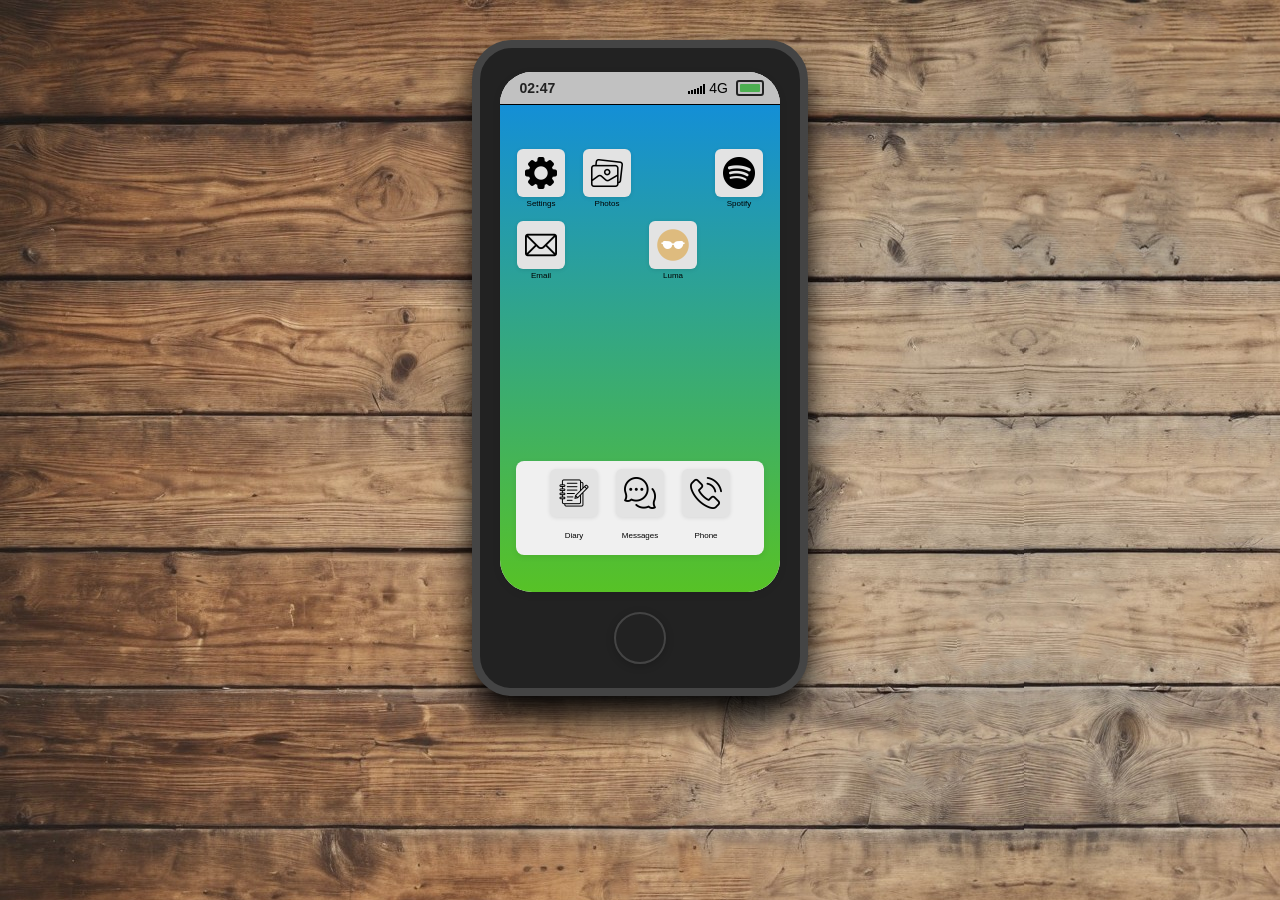
<file: index.html>
<!--

References for the assignment:

Boulanger, P. (2024). Applications of Augmented Reality - Current State of the Art. BoD – Books on Demand.

Liberati, N. (2014). Augmented reality and ubiquitous computing: the hidden potentialities of augmented reality. AI & SOCIETY, 31(1), 17–28. https://doi.org/10.1007/s00146-014-0543-x

Pangilinan, E., Lukas, S., & Mohan, V. (2019). Creating augmented and virtual realities : theory and practice for next-generation spatial computing. O’Reilly Media, Inc.

Siriborvornratanakul, T. (2019). Through the Realities of Augmented Reality. HCI International 2019 – Late Breaking Papers, 253–264. https://doi.org/10.1007/978-3-030-30033-3_20

YAO Yu-xin. (2023). Research on the Space Construction of the Novel Ready Player One. Journal of Literature and Art Studies, 13(3). https://doi.org/10.17265/2159-5836/2023.03.006

-->


<html>

<head>
    <meta charset="UTF-8" name="viewport" content="width=device-width, initial-scale=1.0">

    <title>Assignment 3 Z5588435</title>
    <link rel="stylesheet" type="text/css" href="style.css">
    <script src="java.js" defer></script>
</head>

<body class="web-bg">
<div class="phone-container roboto-font">
    <div class="phone">
        <div class="phone-screen">
            <div class="phone-status-bar">
                <span class="time"></span> 
                <span class="signal"><img src="images/signalbar.png"></span>
                <span class="signal4g">4G</span>
                <span class="battery"></span></span>
            </div>

<!--START OF PHONE SCREEN-->
            <div class="phone-content" style="padding: 32px 16px;">
                <div class="app-grid">
                    <!-- 4 rows, 4 columns each -->
                    <!-- Rows 1-3 -->
                    <!-- ROW ONE -->
                    <div class="app-row">
                        <a href="apps/settings.html"><div class="app"><img style=z-index:10; src="/images/settings.png"></div></a>
                        <a href="apps/photos.html"><div class="app"><img style=z-index:10; src="/images/photos.png"></div></a>
                        <div class="app-empty"></div>
                        <a href="apps/spotify.html"><div class="app"><img style=z-index:10; src="/images/spotify.png"></div></a>
                    </div>

                    <div class="text-row">
                        <div class="text">Settings</div>
                        <div class="text">Photos</div>
                        <div class="text"></div>
                        <div class="text">Spotify</div>
                    </div>

                    <!-- ROW TWO -->                    
                    <div class="app-row">
                        <a href="apps/email.html"><div class="app"><img style=z-index:10; src="images/email.png"></div></a>
                        <div class="app-empty"></div>
                        <a href="apps/luma.html"><div class="app"><img style=z-index:10; src="images/luma.png"></div></a>
                        <div class="app-empty"></div>
                    </div>

                    <div class="text-row">
                        <div class="text">Email</div>
                        <div class="text"></div>
                        <div class="text">Luma</div>
                        <div class="text"></div>
                    </div>

                    <!-- ROW THREE-->
                    <div class="app-row">
                        <div class="app-empty"></div>
                        <div class="app-empty"></div>
                        <div class="app-empty"></div>
                        <div class="app-empty"></div>
                    </div>

                    <div class="text-row">
                        <div class="text"></div>
                        <div class="text"></div>
                        <div class="text"></div>
                        <div class="text"></div>
                    </div>

                    <br><br><br><br><br> <!--just to add additional margin to bottom-->

                    <!-- Fourth row with different background -->
                    <div class="app-row-bottom">
                        <div class="app-row">
                            <a href="apps/diary.html"><div class="app"><img style=z-index:10; src="images/diary.png"></div></a>
                            <a href="apps/messages.html"><div class="app"><img style=z-index:10; src="images/messages.png"></div></a>
                            <a href="apps/phone.html"><div class="app"><img style=z-index:10; src="images/phone.png"></div></a>
                        </div>
                        <br>
                        <div class="text-row">
                            <div class="text">Diary</div>
                            <div class="text">Messages</div>
                            <div class="text">Phone</div>
                        </div>
                    </div>


                </div>
            </div>
        </div>
            <!--END OF PHONE SCREEN-->
        
        <a href="index.html"><div class="phone-home-button"></div></a>
    </div>
</div>
</body>

</html>
</file>
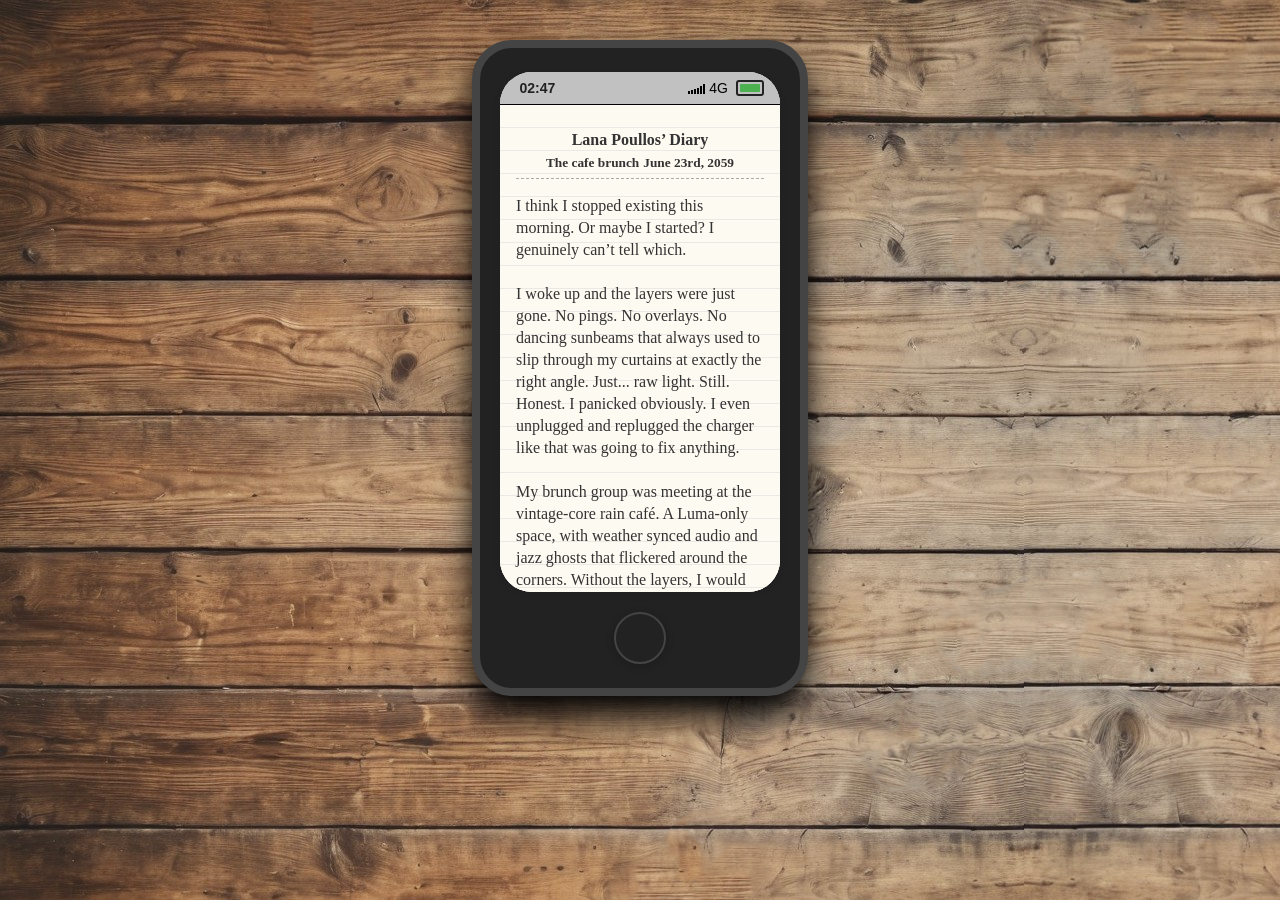
<file: apps/diary.html>
<html>

<head>
    <meta charset="UTF-8" name="viewport" content="width=device-width, initial-scale=1.0">

    <title>Settings</title>
    <link rel="stylesheet" type="text/css" href="/style.css">
    <script src="/java.js" defer></script>
</head>

<body class="web-bg">
<div class="phone-container roboto-font">
    <div class="phone">
        <div class="phone-screen">
            <div class="phone-status-bar">
                <span class="time"></span> 
                <span class="signal"><img src="/images/signalbar.png"></span>
                <span class="signal4g">4G</span>
                <span class="battery"></span></span>
            </div>
            <!--START OF PHONE SCREEN-->
            <div class="phone-content diary-page">
                <div class="diary-header">
                    Lana Poullos’ Diary<br>
                    <small>The cafe brunch</small>
                    <small>June 23rd, 2059</small>
                </div>
                <div class="diary-lines">
                    <p>I think I stopped existing this morning. Or maybe I started? I genuinely can’t tell which.</p>

                    <p>I woke up and the layers were just gone. No pings. No overlays. No dancing sunbeams that always used to slip through my curtains at exactly the right angle. Just... raw light. Still. Honest. I panicked obviously. I even unplugged and replugged the charger like that was going to fix anything.</p>

                    <p>My brunch group was meeting at the vintage-core rain café. A Luma-only space, with weather synced audio and jazz ghosts that flickered around the corners. Without the layers, I would look like a glitch, or even worse… A sympathiser. So I faked it.</p>

                    <p>I walked through the streets, smiling at blanks walls, waving at empty air trying her hardest to mimic the animations and soundscapes she had always known. At the café, I think I laughed a second too late. Maybe I stared abit too hard. Described an “aesthetic fog” until one of my friends asked which filter I was running. “That’s weird, I can’t see any fog?”</p>

                    <p>My heart almost leapt out of my chest. Sheepishly I waved it off as an older layer. “I am using Vintageloop-6” and my heart was veritably thumping as I bluffed my way through the meal. From the looks on my friends faces and the quick scribble into what I can only assume was a notes app they bought it.</p>

                    <p>-L</p>

                    <div class="diary-header">
                        <small>I work for the glasses. And I left them on my dresser?</small>
                        <small>June 24th, 2059</small>
                    </div>
                    <div class="diary-lines">
                        <p>Today, I did the impossible. I went to work for Luma. Without Luma...</p>

                        <p>The irony isn’t lost on me. I sat in that sterilised glass box and stared at screens filled with filtered visions while I wore none. I nodded at colleagues who couldn’t even see the real me beneath their lenses.</p>

                        <p>But no one noticed. Not really. Maddison asked if I was feeling "low-poly" or whatever that means but ohter than that? Nothing.</p>

                        <p>I walked home past a mural I’d never seen before. Like it was actually painted. Not projected. Tucked into an alley that no body ever dares enter. It had a girl who was crouched with her hands on her knees, eyes blacked out with bold strokes, and the words “WE SEE IN THE DARK” above.</p>

                        <p>I stopped and something cracked in me.</p>

                        <p>I feel like an imposter. I sell the dream and sleep without it.</p>

                        <p>And yet… I think I laughed today. Not a sync-laugh. A real laugh. An. Actual. Laugh. It sounded too loud. It echoed. It was ugly and awkward and mine.</p>

                        <p>I think I want more of that?</p>
                        
                        <p>Even if it means becoming invisible to the world I helped build.</p>
                        <p>-L</p>
                    </div>
                    <div class="diary-header">
                        <small>I found them.</small>
                        <small>June 25th, 2059</small>
                    </div>
                    <div class="diary-lines">
                        <p>I clicked a link I wasn’t meant to click.</p>

                        <p>Buried inside an old thread buried by some ex-layer fashion account. A weird symbol. No title. Just a line of text:</p>
                        
                        <h4>“If your eyes ache, it’s because they remember how to see.”</h4>
                        
                        <p>I followed it. Tunnel after tunnel. Proxy IDs. Glitchy sites dressed up like broken marketplaces from the 2020s.</p>
                        
                        <p>And then I found them.</p>
                        
                        <p>Not just rumours on niche forums. Real people. Real networked people. They call themselves the Brightlight.</p>
                        
                        <p>It’s not a cult.. I don’t think... it’s more like a refuge? They trade in raw vision. Broadcast actual footage of streets layered only with shadow and time. There was a clip of a boy watching birds. Actual birds. No wings made of light. Just feathers. Clumsy.. and <b></b>eautiful.</p>
                        
                        <p>They even have meetups, not online. Offline. No digital traces. You get a message one hour before, and you show up or you don’t. No digital hand-holding. No synced vibes. Just weather. Just breath. Just... presence?</p>
                        
                        <p>Someone on the forum called me a “Half-Light.” Said I’m not gone enough to be free, but not layered enough to be blind. They weren’t wrong.</p>
                        
                        <p>I’m scared. But not of them. I’m scared of what I might become without Luma.</p>
                    
                        <p>And even more scared of what I might become with it.</p>
                        
                        <p>Tomorrow I think I will reply to the forum.</p>
                        
                        <p>I think I’ve started falling out of sync.</p>

                        <p>-L</p>
                    </div>
                </div>
            </div>
            <!--END OF PHONE SCREEN-->
        </div>
        <a href="/index.html"><div class="phone-home-button"></div></a>
    </div>
</div>
</body>

</html>
</file>
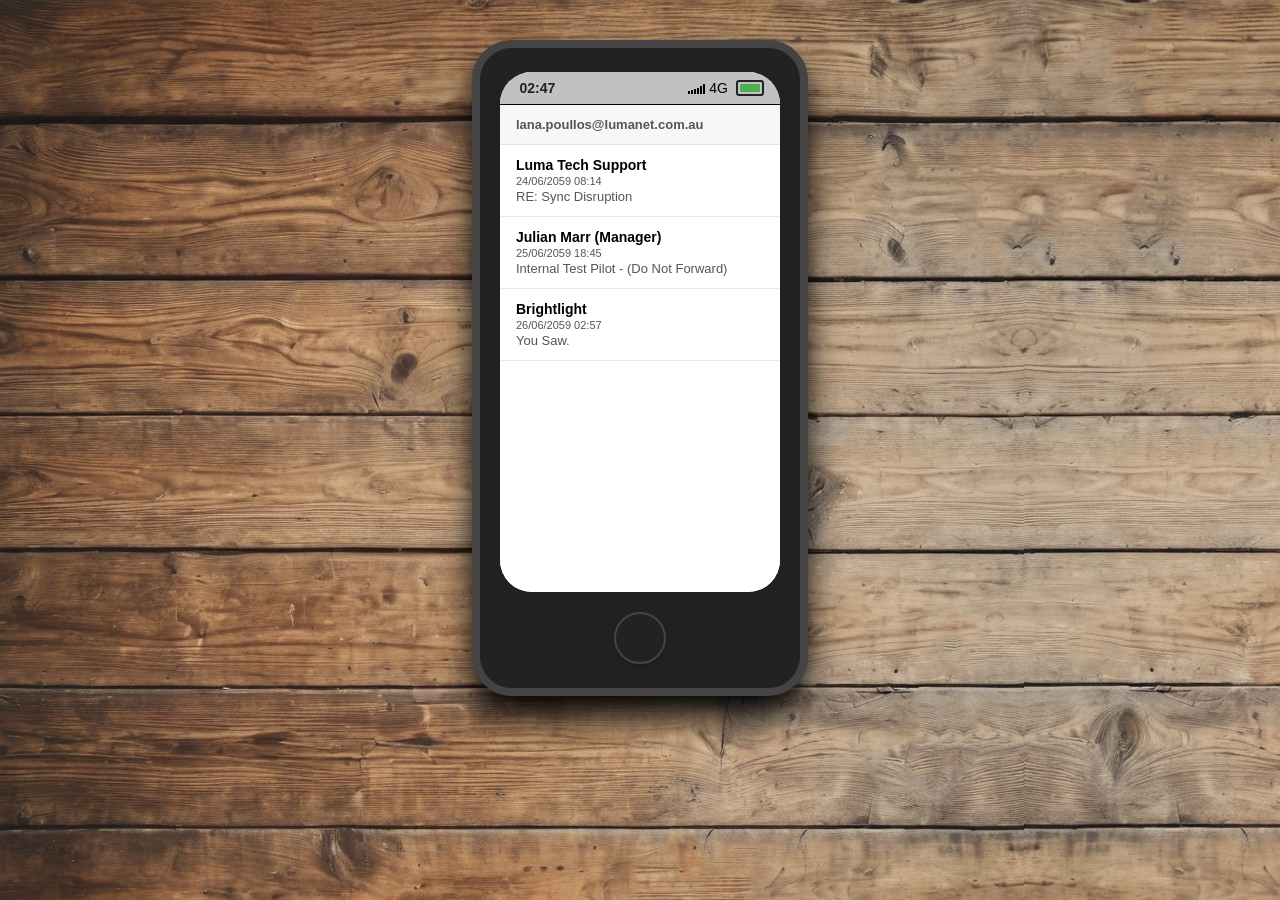
<file: apps/email.html>
<html>

<head>
    <meta charset="UTF-8" name="viewport" content="width=device-width, initial-scale=1.0">

    <title>Settings</title>
    <link rel="stylesheet" type="text/css" href="/style.css">
    <script src="/java.js" defer></script>
</head>

<body class="web-bg">
<div class="phone-container roboto-font">
    <div class="phone">
        <div class="phone-screen">
            <div class="phone-status-bar">
                <span class="time"></span> 
                <span class="signal"><img src="/images/signalbar.png"></span>
                <span class="signal4g">4G</span>
                <span class="battery"></span></span>
            </div>
            <!--START OF PHONE SCREEN-->
            <div class="phone-content email-app">
                <div class="email-header">
                    <div class="email-address">lana.poullos@lumanet.com.au</div>
                </div>
                <div class="email-list">
                    <a class="email-item" href="emails/email1.html">
                        <div class="email-sender">Luma Tech Support</div>
                        <div class="email-date-time">24/06/2059 08:14</div>
                        <div class="email-subject">RE: Sync Disruption</div>
                    </a>
                    <a class="email-item" href="emails/email2.html">
                        <div class="email-sender">Julian Marr (Manager)</div>
                        <div class="email-date-time">25/06/2059 18:45</div>
                        <div class="email-subject">Internal Test Pilot - (Do Not Forward)</div>
                    </a>
                    <a class="email-item" href="emails/email3.html">
                        <div class="email-sender">Brightlight</div>
                        <div class="email-date-time">26/06/2059 02:57</div>
                        <div class="email-subject">You Saw.</div>
                    </a>
                </div>
            </div>
            <!--END OF PHONE SCREEN-->
        </div>
        <a href="/index.html"><div class="phone-home-button"></div></a>
    </div>
</div>
</body>

</html>
</file>
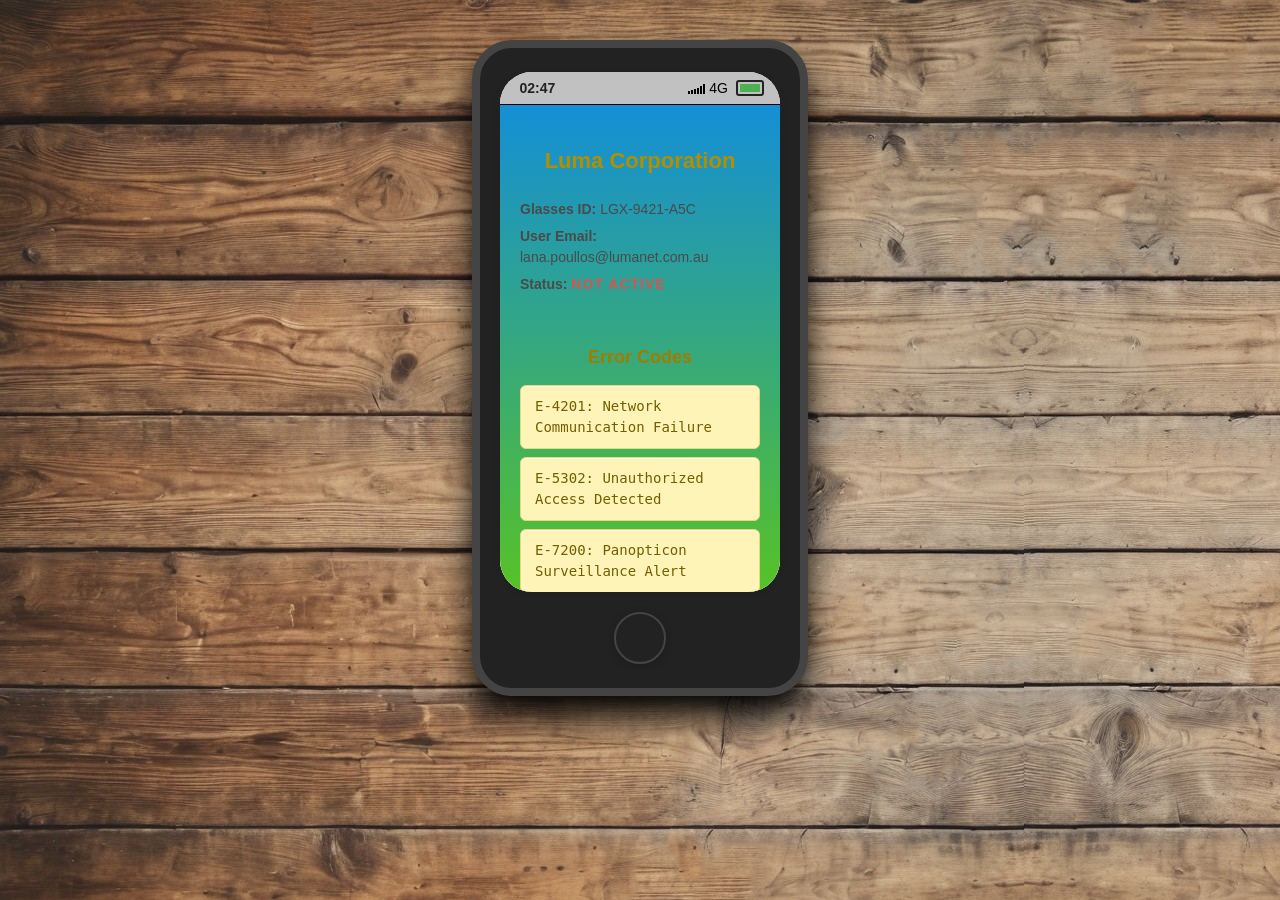
<file: apps/luma.html>
<html>

<head>
    <meta charset="UTF-8" name="viewport" content="width=device-width, initial-scale=1.0">

    <title>Settings</title>
    <link rel="stylesheet" type="text/css" href="/style.css">
    <script src="/java.js" defer></script>
</head>

<body class="web-bg">
<div class="phone-container roboto-font">
    <div class="phone">
        <div class="phone-screen">
            <div class="phone-status-bar">
                <span class="time"></span> 
                <span class="signal"><img src="/images/signalbar.png"></span>
                <span class="signal4g">4G</span>
                <span class="battery"></span></span>
            </div>
            <!--START OF PHONE SCREEN-->
            <div class="phone-content luma-status-page">
                <h1>Luma Corporation</h1>
      
                <section class="device-info">
                  <p><strong>Glasses ID:</strong> LGX-9421-A5C</p>
                  <p><strong>User Email:</strong> lana.poullos@lumanet.com.au</p>
                  <p><strong>Status:</strong> <span class="status not-active">NOT ACTIVE</span></p>
                </section>
      
                <section class="error-codes">
                  <h2>Error Codes</h2>
                  <ul>
                    <li>E-4201: Network Communication Failure</li>
                    <li>E-5302: Unauthorized Access Detected</li>
                    <li>E-7200: Panopticon Surveillance Alert</li>
                    <li>E-8811: System Clock Mismatch</li>
                    <li>E-9003: Forced Deactivation Triggered</li>
                    <li>E-1001: Hardware Authentication Failure</li>
                  </ul>
                </section>
              </div>
            <!--END OF PHONE SCREEN-->
        </div>
        <a href="/index.html"><div class="phone-home-button"></div></a>
    </div>
</div>
</body>

</html>
</file>
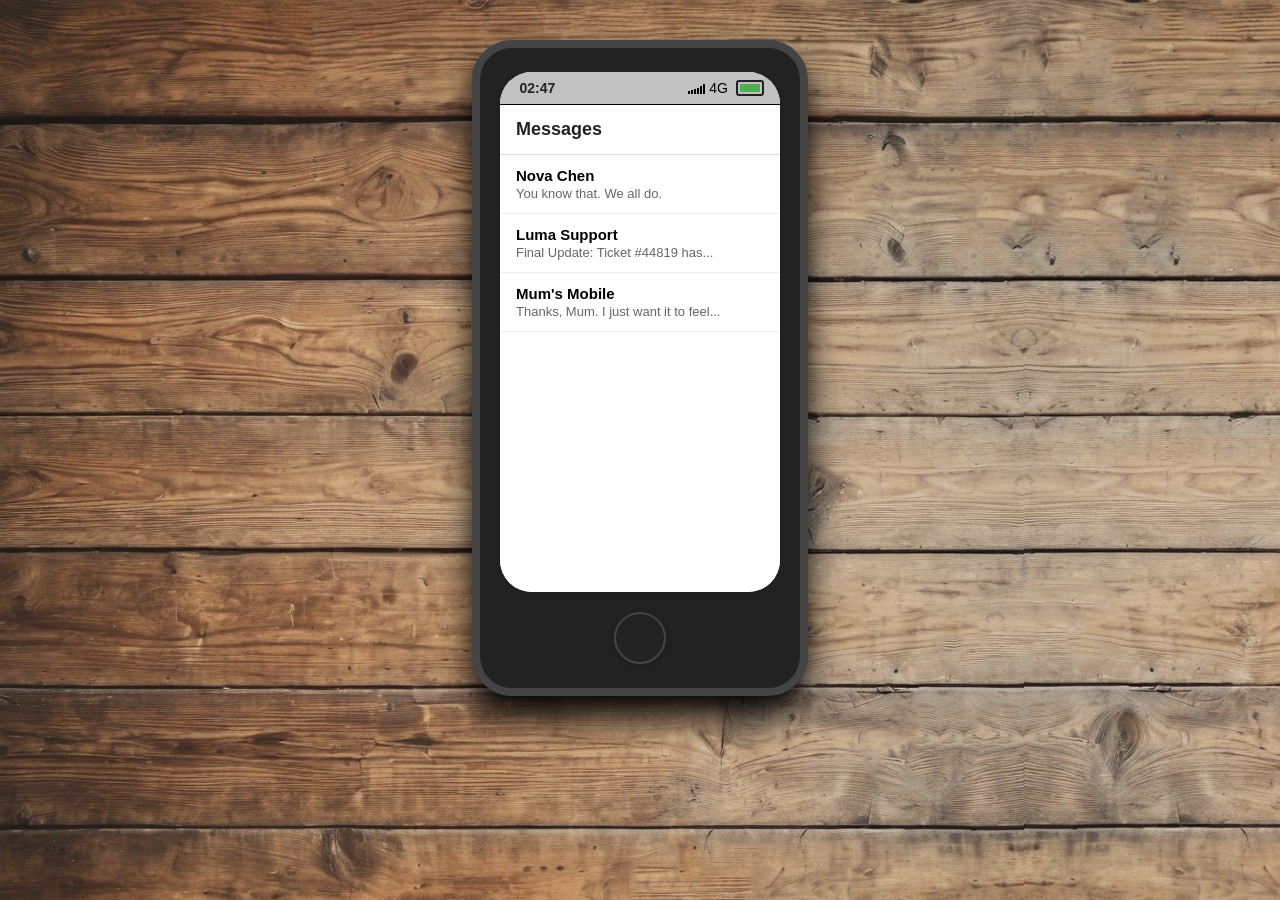
<file: apps/messages.html>
<html>

<head>
    <meta charset="UTF-8" name="viewport" content="width=device-width, initial-scale=1.0">

    <title>Settings</title>
    <link rel="stylesheet" type="text/css" href="/style.css">
    <script src="/java.js" defer></script>
</head>

<body class="web-bg">
<div class="phone-container roboto-font">
    <div class="phone">
        <div class="phone-screen">
            <div class="phone-status-bar">
                <span class="time"></span> 
                <span class="signal"><img src="/images/signalbar.png"></span>
                <span class="signal4g">4G</span>
                <span class="battery"></span></span>
            </div>
            <!--START OF PHONE SCREEN-->
            <div class="phone-content messages-list">
                <div class="messages-header">Messages</div>
      
                <a href="/apps/messages/chat1.html" class="contact-item">
                  <div class="contact-name">Nova Chen</div>
                  <div class="last-message">You know that. We all do.</div>
                </a>
      
                <a href="/apps/messages/chat2.html" class="contact-item">
                  <div class="contact-name">Luma Support</div>
                  <div class="last-message">Final Update: Ticket #44819 has...</div>
                </a>
      
                <a href="/apps/messages/chat3.html" class="contact-item">
                  <div class="contact-name">Mum's Mobile</div>
                  <div class="last-message">Thanks, Mum. I just want it to feel...</div>
                </a>
              </div>
            <!--END OF PHONE SCREEN-->
        </div>
        <a href="/index.html"><div class="phone-home-button"></div></a>
    </div>
</div>
</body>

</html>
</file>
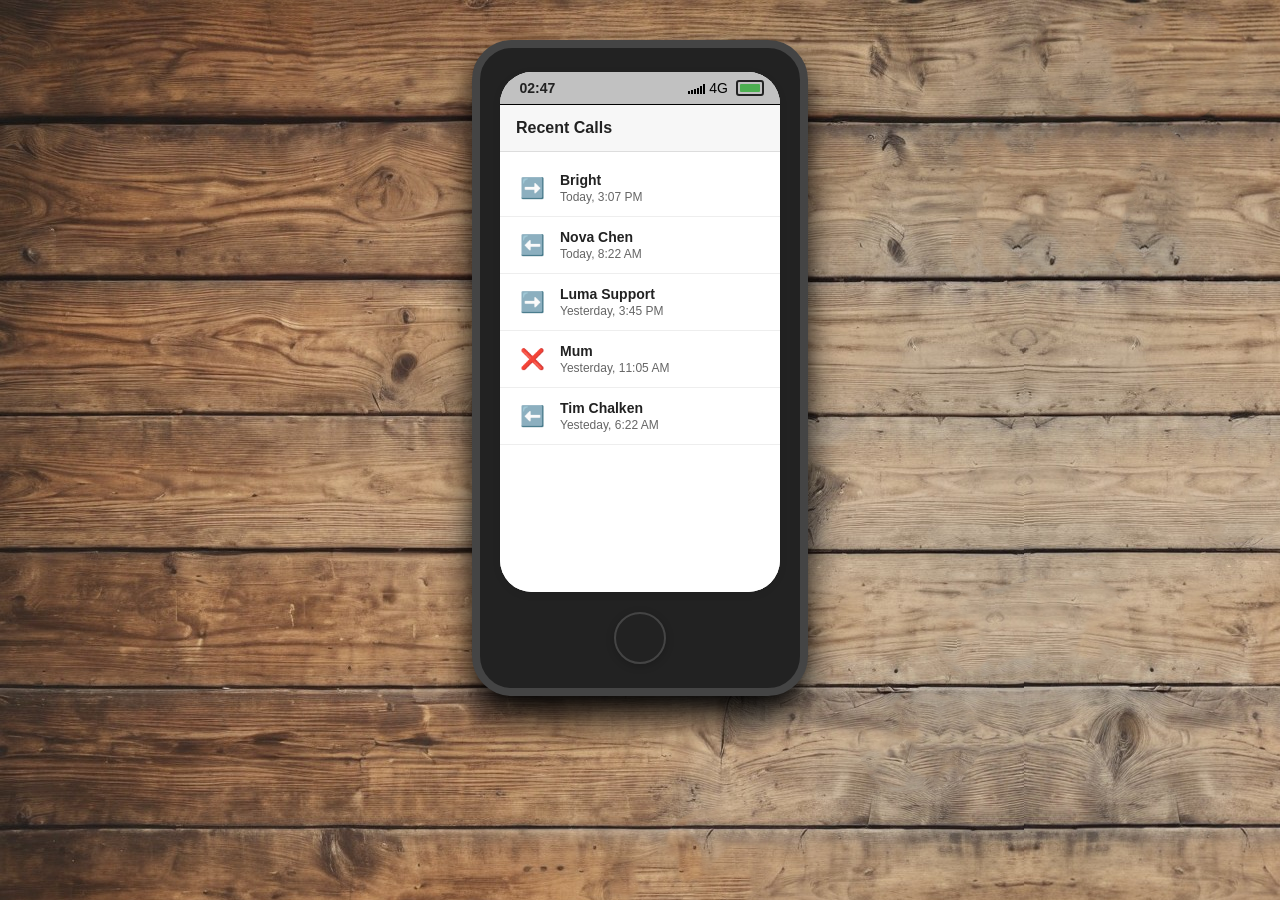
<file: apps/phone.html>
<html>

<head>
    <meta charset="UTF-8" name="viewport" content="width=device-width, initial-scale=1.0">

    <title>Settings</title>
    <link rel="stylesheet" type="text/css" href="/style.css">
    <script src="/java.js" defer></script>
</head>

<body class="web-bg">
<div class="phone-container roboto-font">
    <div class="phone">
        <div class="phone-screen">
            <div class="phone-status-bar">
                <span class="time"></span> 
                <span class="signal"><img src="/images/signalbar.png"></span>
                <span class="signal4g">4G</span>
                <span class="battery"></span></span>
            </div>
            <!--START OF PHONE SCREEN-->
            <div class="phone-content phone-app">
                <div class="phone-header">Recent Calls</div>
                <div class="call-list">
                  
                  <div class="call-item">
                    <div class="call-icon outgoing" title="Outgoing Call">➡️</div>
                    <div class="call-info">
                      <div class="call-name">Bright</div>
                      <div class="call-time">Today, 3:07 PM</div>
                    </div>
                  </div>

                  <div class="call-item">
                    <div class="call-icon incoming" title="Incoming Call">⬅️</div>
                    <div class="call-info">
                      <div class="call-name">Nova Chen</div>
                      <div class="call-time">Today, 8:22 AM</div>
                    </div>
                  </div>
      
                  <div class="call-item">
                    <div class="call-icon outgoing" title="Outgoing Call">➡️</div>
                    <div class="call-info">
                      <div class="call-name">Luma Support</div>
                      <div class="call-time">Yesterday, 3:45 PM</div>
                    </div>
                  </div>
      
                  <div class="call-item">
                    <div class="call-icon missed" title="Missed Call">❌</div>
                    <div class="call-info">
                      <div class="call-name">Mum</div>
                      <div class="call-time">Yesterday, 11:05 AM</div>
                    </div>
                  </div>
      
                  <div class="call-item">
                    <div class="call-icon incoming" title="Incoming Call">⬅️</div>
                    <div class="call-info">
                      <div class="call-name">Tim Chalken</div>
                      <div class="call-time">Yesteday, 6:22 AM</div>
                    </div>
                  </div>
      
                  
                </div>
              </div>
            <!--END OF PHONE SCREEN-->
        </div>
        <a href="/index.html"><div class="phone-home-button"></div></a>
    </div>
</div>
</body>

</html>
</file>
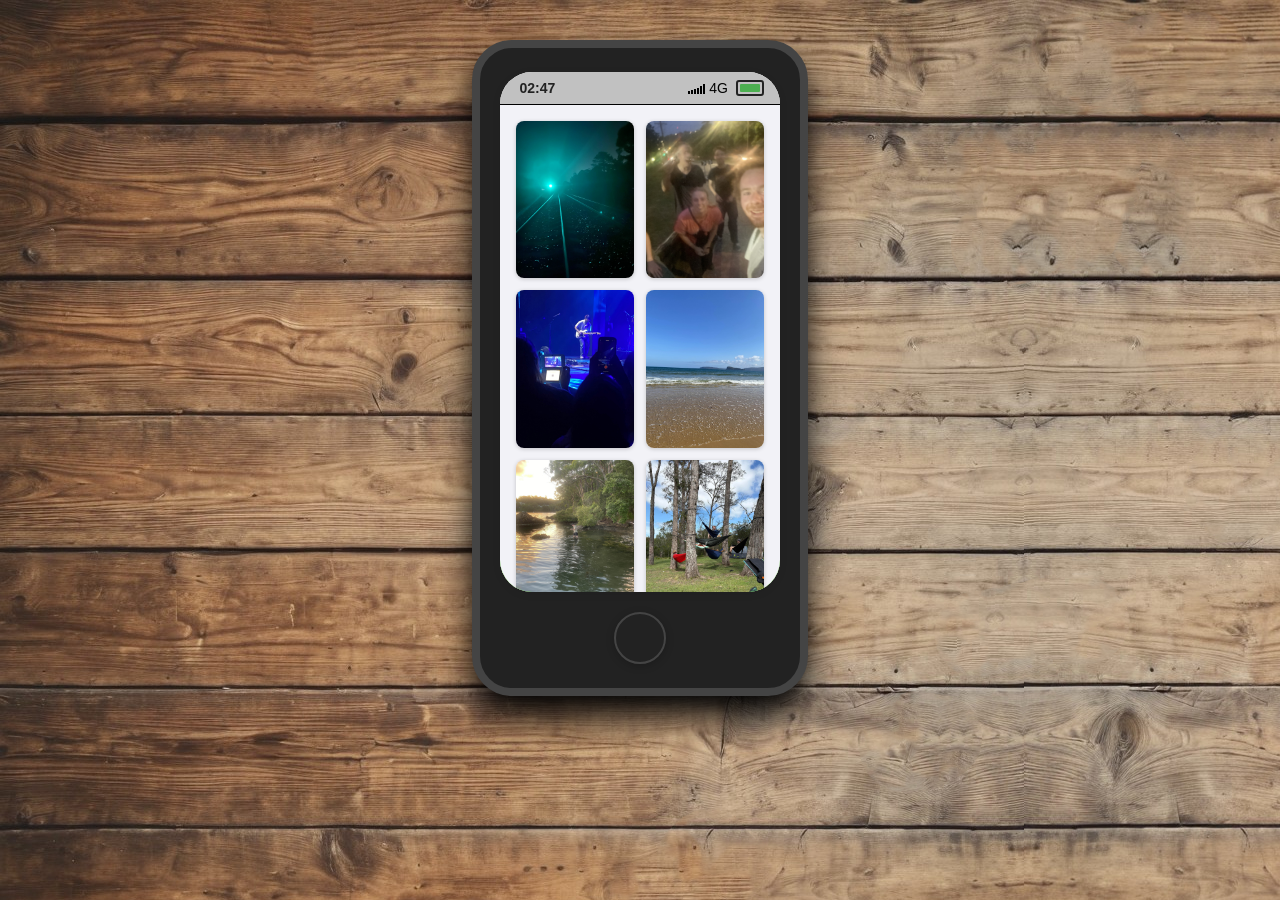
<file: apps/photos.html>
<html>

<head>
    <meta charset="UTF-8" name="viewport" content="width=device-width, initial-scale=1.0">

    <title>Settings</title>
    <link rel="stylesheet" type="text/css" href="/style.css">
    <script src="/java.js" defer></script>
</head>

<body class="web-bg">
<div class="phone-container roboto-font">
    <div class="phone">
        <div class="phone-screen">
            <div class="phone-status-bar">
                <span class="time"></span> 
                <span class="signal"><img src="/images/signalbar.png"></span>
                <span class="signal4g">4G</span>
                <span class="battery"></span></span>
            </div>
            <!--START OF PHONE SCREEN-->
                <div class="phone-content">
                    <div class="photo-album">
                        <div class="photo-grid">
                            <img src="/images/photo1.jpg" class="photo-thumb" alt="Photo 1">
                            <img src="/images/photo2.jpg" class="photo-thumb" alt="Photo 2">
                            <img src="/images/photo3.jpg" class="photo-thumb" alt="Photo 3">
                            <img src="/images/photo4.jpg" class="photo-thumb" alt="Photo 4">
                            <img src="/images/photo5.jpg" class="photo-thumb" alt="Photo 5">
                            <img src="/images/photo6.jpg" class="photo-thumb" alt="Photo 6">
                            <img src="/images/photo7.jpg" class="photo-thumb" alt="Photo 7">
                            <img src="/images/photo8.jpg" class="photo-thumb" alt="Photo 8">   
                            <img src="/images/photo9.jpg" class="photo-thumb" alt="Photo 9">   
                        </div>
                    </div>
                </div>
            <!--END OF PHONE SCREEN-->
        </div>
        <a href="/index.html"><div class="phone-home-button"></div></a>
    </div>
</div>
</body>

</html>
</file>
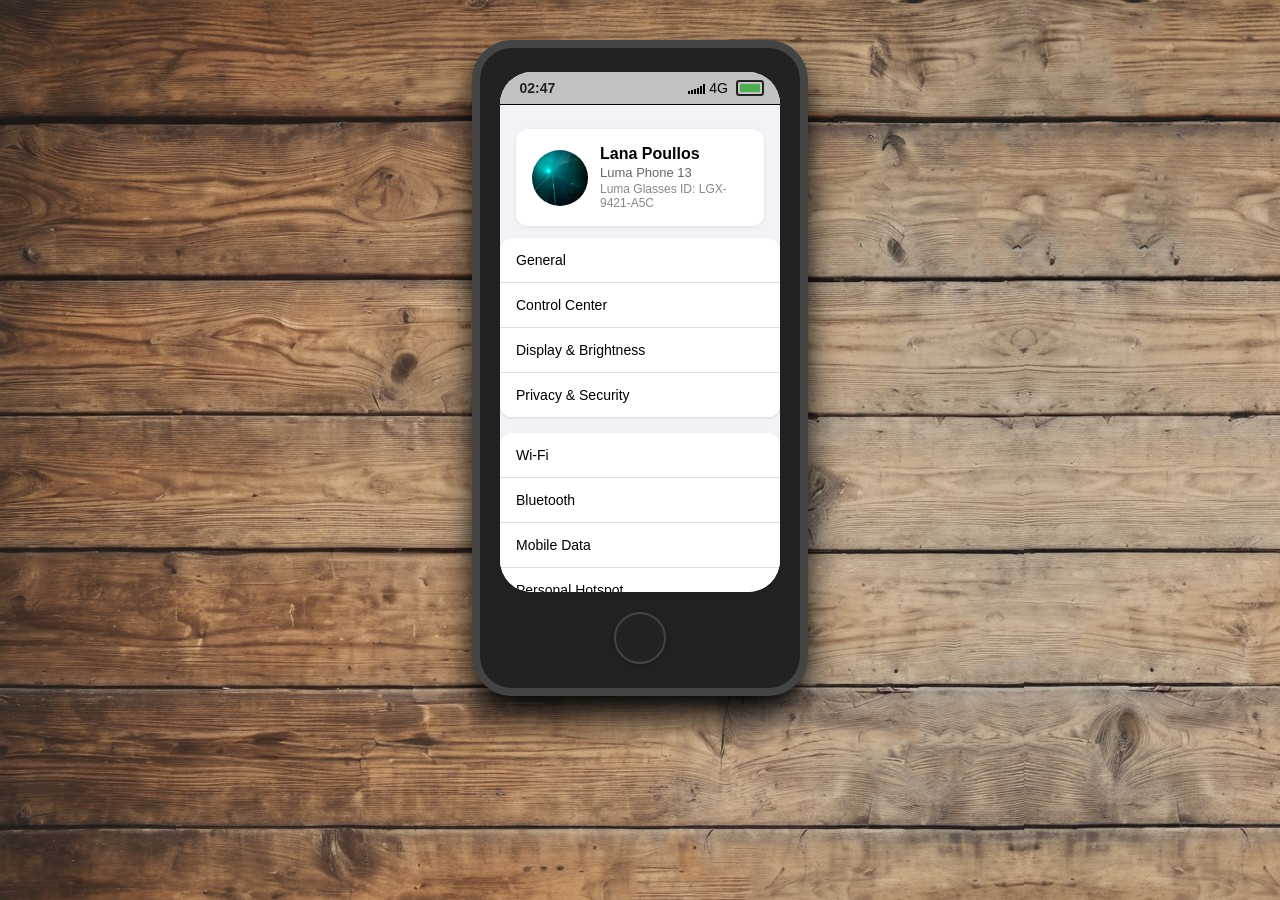
<file: apps/settings.html>
<html>

<head>
    <meta charset="UTF-8" name="viewport" content="width=device-width, initial-scale=1.0">

    <title>Settings</title>
    <link rel="stylesheet" type="text/css" href="/style.css">
    <script src="/java.js" defer></script>
</head>

<body class="web-bg">
<div class="phone-container roboto-font">
    <div class="phone">
        <div class="phone-screen">
            <div class="phone-status-bar">
                <span class="time"></span> 
                <span class="signal"><img src="/images/signalbar.png"></span>
                <span class="signal4g">4G</span>
                <span class="battery"></span></span>
            </div>
            <!--START OF PHONE SCREEN-->
                <div class="phone-content settings-content">
                   <!-- User ID Section -->
                   <div class="settings-user-header">
                    <div class="user-avatar">
                        <img src="/images/user-avatar.jpg" alt="User Avatar">
                    </div>
                    <div class="user-info">
                        <div class="user-name">Lana Poullos</div>
                        <div class="user-device">Luma Phone 13</div>
                        <div class="user-serial">Luma Glasses ID: LGX-9421-A5C</div>
                    </div>
                </div>
                   
                   <!-- Settings Content Section -->
                   <div class="settings-section">
                        <div class="settings-item">General</div>
                        <div class="settings-item">Control Center</div>
                        <div class="settings-item">Display & Brightness</div>
                        <div class="settings-item">Privacy & Security</div>
                    </div>
                   
                   <div class="settings-section">
                        <div class="settings-item">Wi-Fi</div>
                        <div class="settings-item">Bluetooth</div>
                        <div class="settings-item">Mobile Data</div>
                        <div class="settings-item">Personal Hotspot</div>
                    </div>
                    
                    <div class="settings-section">
                        <div class="settings-item">Notifications</div>
                        <div class="settings-item">Sounds & Haptics</div>
                        <div class="settings-item">Focus</div>
                        <div class="settings-item">Screen Time</div>
                    </div>


                </div>
            <!--END OF PHONE SCREEN-->
        </div>
        <a href="/index.html"><div class="phone-home-button"></div></a>
    </div>
</div>
</body>

</html>
</file>
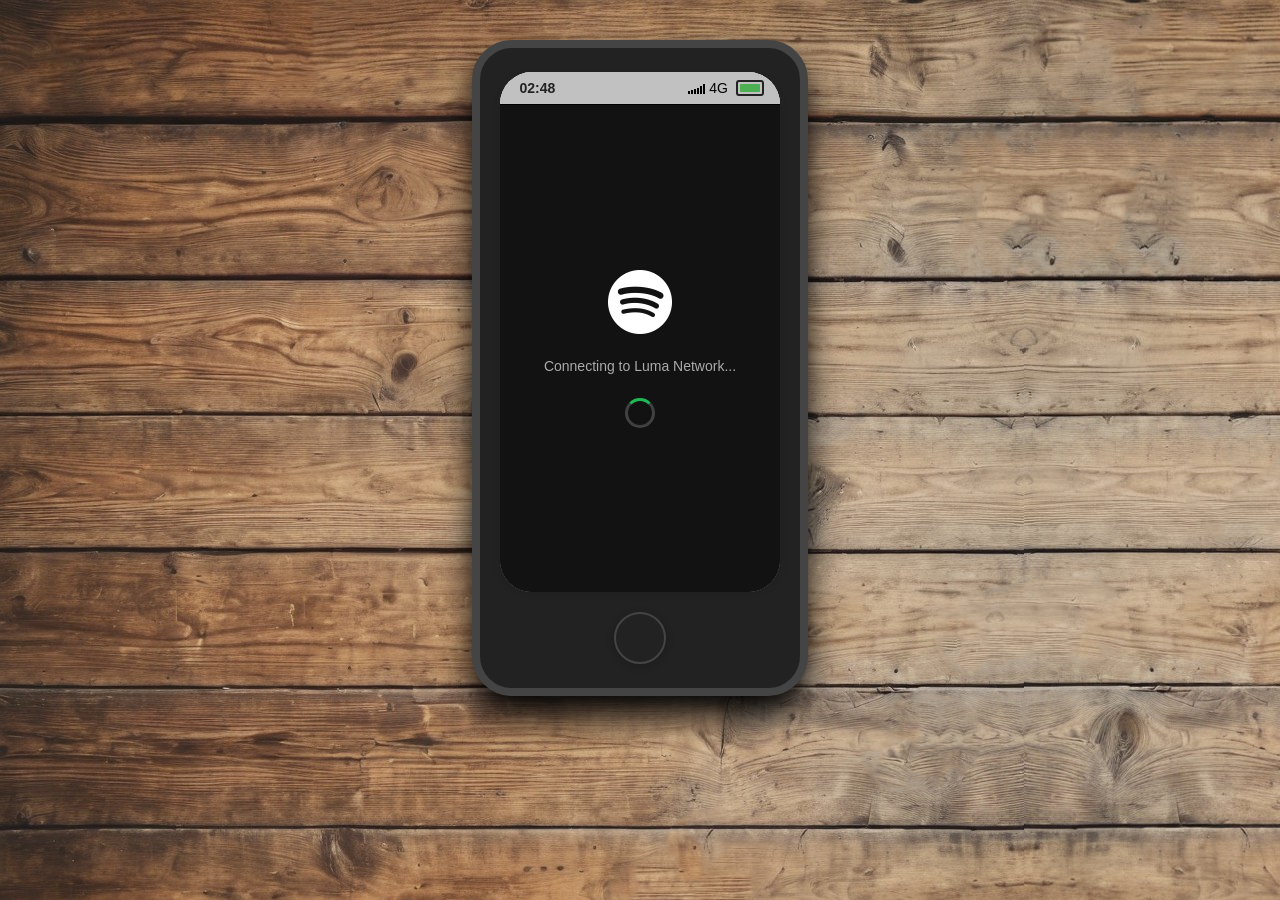
<file: apps/spotify.html>
<html>

<head>
    <meta charset="UTF-8" name="viewport" content="width=device-width, initial-scale=1.0">

    <title>Settings</title>
    <link rel="stylesheet" type="text/css" href="/style.css">
    <script src="/java.js" defer></script>
</head>

<body class="web-bg">
<div class="phone-container roboto-font">
    <div class="phone">
        <div class="phone-screen">
            <div class="phone-status-bar">
                <span class="time"></span> 
                <span class="signal"><img src="/images/signalbar.png"></span>
                <span class="signal4g">4G</span>
                <span class="battery"></span></span>
            </div>
            <!--START OF PHONE SCREEN-->
                <div class="phone-content" style="background: #000000;">
                    <div class="spotify-app">
                        <div class="spotify-logo">
                            <img src="/images/spotify.png" alt="Spotify">
                        </div>
                        <div class="loading-text" id="spotifyStatus">
                            Connecting to Luma Network...
                        </div>
                        <div class="spinner" id="spotifySpinner"></div>
                    </div>
                </div>
            <!--END OF PHONE SCREEN-->
        </div>
        <a href="/index.html"><div class="phone-home-button"></div></a>
    </div>
</div>
</body>

</html>
</file>
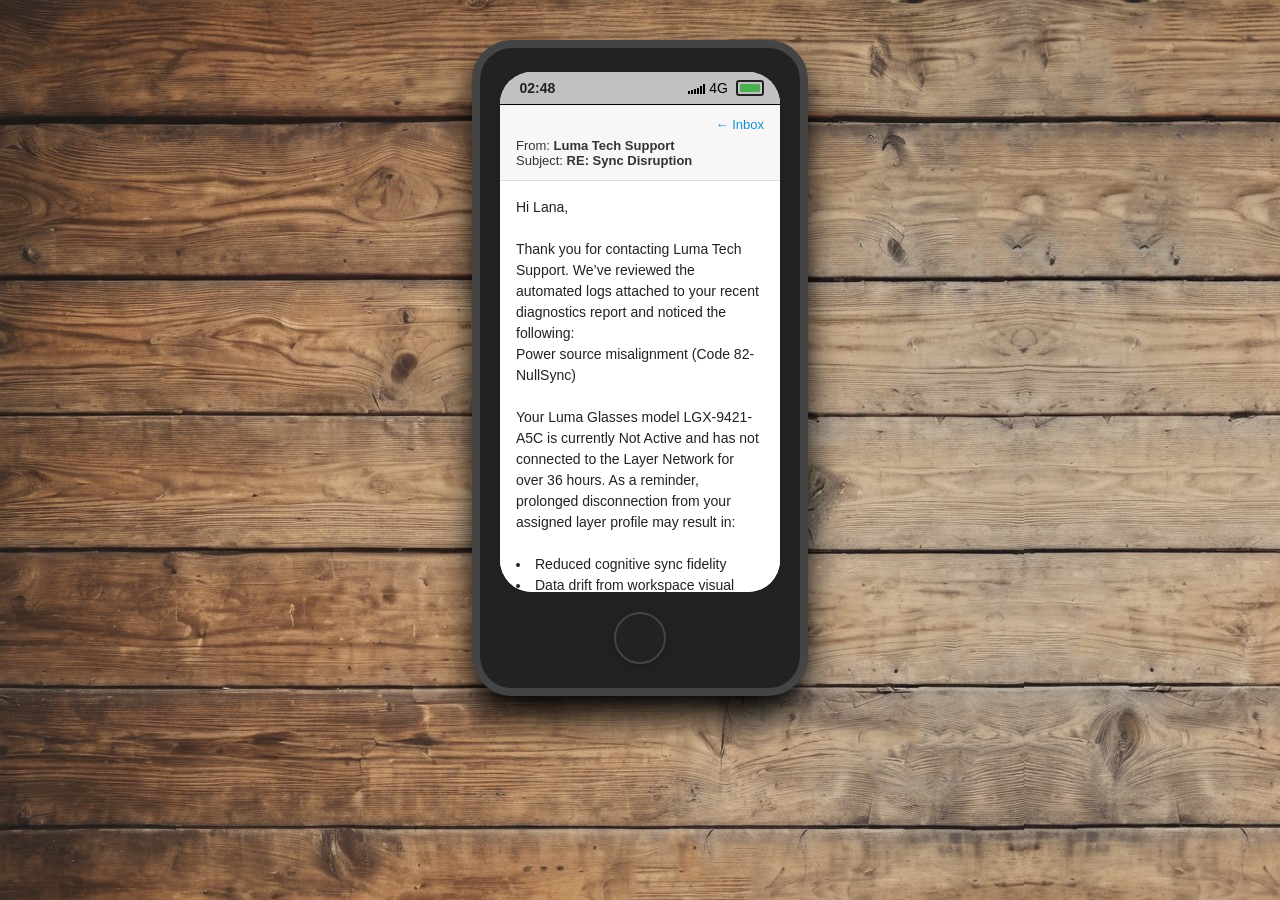
<file: apps/emails/email1.html>
<html>

<head>
    <meta charset="UTF-8" name="viewport" content="width=device-width, initial-scale=1.0">

    <title>Settings</title>
    <link rel="stylesheet" type="text/css" href="/style.css">
    <script src="/java.js" defer></script>
</head>

<body class="web-bg">
<div class="phone-container roboto-font">
    <div class="phone">
        <div class="phone-screen">
            <div class="phone-status-bar">
                <span class="time"></span> 
                <span class="signal"><img src="/images/signalbar.png"></span>
                <span class="signal4g">4G</span>
                <span class="battery"></span></span>
            </div>
            <!--START OF PHONE SCREEN-->
               <div class="phone-content email-detail">
                    <div class="email-detail-header">
                        <div class="email-back">
                            <a href="/apps/email.html">← Inbox</a>
                        </div>
                        <div class="email-info">
                            From: <strong>Luma Tech Support</strong><br>
                            Subject: <strong>RE: Sync Disruption</strong>
                        </div>
                    </div>
                    <div class="email-body">
                        Hi Lana,<br><br>
                        Thank you for contacting Luma Tech Support. We’ve reviewed the automated logs attached to your recent diagnostics report and noticed the following:
                        <br>
                        Power source misalignment (Code 82-NullSync)
                        <br>
                        <br>
                        Your Luma Glasses model LGX-9421-A5C is currently Not Active and has not connected to the Layer Network for over 36 hours. As a reminder, prolonged disconnection from your assigned layer profile may result in:
                        <br><br>
                        <list>
                        <li>Reduced cognitive sync fidelity</li>
                        <li>Data drift from workspace visual protocols</li>
                        <li>Potential breach of workplace visual presence clause (Section 4.3 Contractual Appearance Harmony)</li>
                        </list>
                        <br><br>
                        Please plug in your Luma device immediately and allow up to 45 minutes for recalibration.
                        <br><br>
                        Let us know if you’d like to schedule a manual override patch install at your local Lorel Centre.
                        <br><br>
                        Regards,<br>
                        Luma Tech Support <br> <br><br>
                    </div>
                </div>
            <!--END OF PHONE SCREEN-->
        </div>
        <a href="/index.html"><div class="phone-home-button"></div></a>
    </div>
</div>
</body>

</html>
</file>
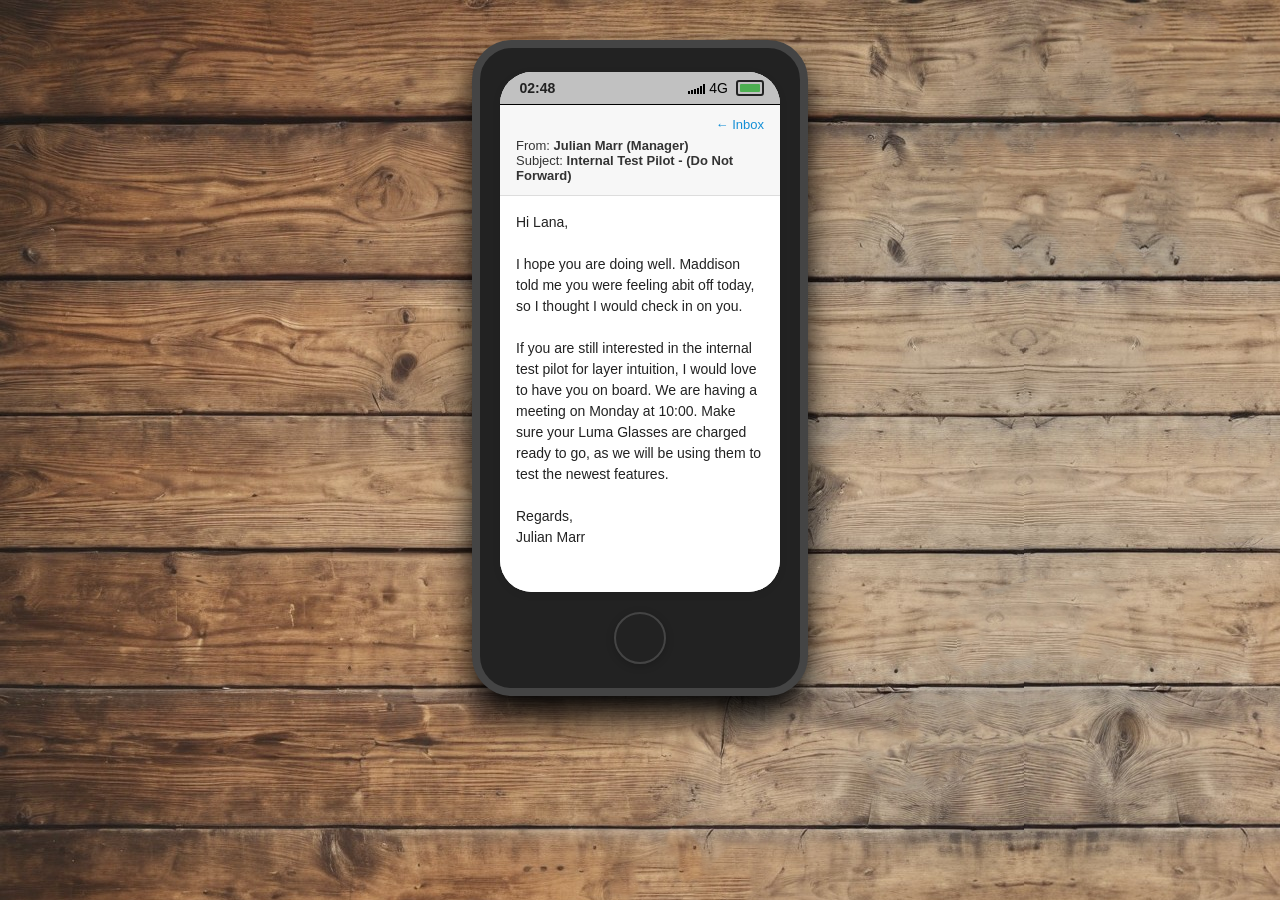
<file: apps/emails/email2.html>
<html>

<head>
    <meta charset="UTF-8" name="viewport" content="width=device-width, initial-scale=1.0">

    <title>Settings</title>
    <link rel="stylesheet" type="text/css" href="/style.css">
    <script src="/java.js" defer></script>
</head>

<body class="web-bg">
<div class="phone-container roboto-font">
    <div class="phone">
        <div class="phone-screen">
            <div class="phone-status-bar">
                <span class="time"></span> 
                <span class="signal"><img src="/images/signalbar.png"></span>
                <span class="signal4g">4G</span>
                <span class="battery"></span></span>
            </div>
            <!--START OF PHONE SCREEN-->
               <div class="phone-content email-detail">
                    <div class="email-detail-header">
                        <div class="email-back">
                            <a href="/apps/email.html">← Inbox</a>
                        </div>
                        <div class="email-info">
                            From: <strong>Julian Marr (Manager)</strong><br>
                            Subject: <strong>Internal Test Pilot - (Do Not Forward)</strong>
                        </div>
                    </div>
                    <div class="email-body">
                        Hi Lana,<br><br>
                        I hope you are doing well. Maddison told me you were feeling abit off today, so I thought I would check in on you.
                        <br><br>
                        If you are still interested in the internal test pilot for layer intuition, I would love to have you on board. We are having a meeting on Monday at 10:00. Make sure your Luma Glasses are charged ready to go, as we will be using them to test the newest features.
                        <br><br>
                        Regards,<br>
                        Julian Marr <br> <br><br>
                    </div>
                </div>
            <!--END OF PHONE SCREEN-->
        </div>
        <a href="/index.html"><div class="phone-home-button"></div></a>
    </div>
</div>
</body>

</html>
</file>
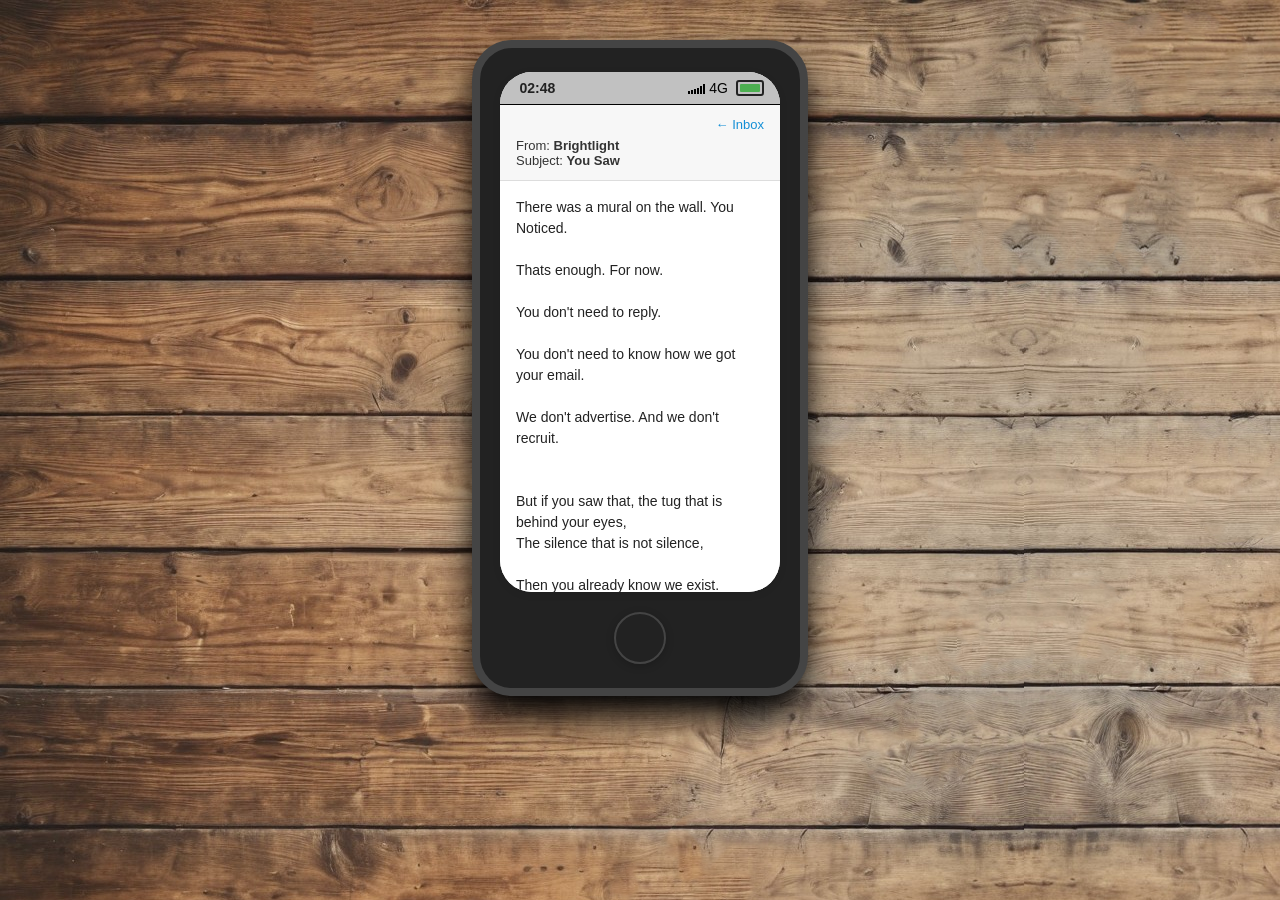
<file: apps/emails/email3.html>
<html>

<head>
    <meta charset="UTF-8" name="viewport" content="width=device-width, initial-scale=1.0">

    <title>Settings</title>
    <link rel="stylesheet" type="text/css" href="/style.css">
    <script src="/java.js" defer></script>
</head>

<body class="web-bg">
<div class="phone-container roboto-font">
    <div class="phone">
        <div class="phone-screen">
            <div class="phone-status-bar">
                <span class="time"></span> 
                <span class="signal"><img src="/images/signalbar.png"></span>
                <span class="signal4g">4G</span>
                <span class="battery"></span></span>
            </div>
            <!--START OF PHONE SCREEN-->
               <div class="phone-content email-detail">
                    <div class="email-detail-header">
                        <div class="email-back">
                            <a href="/apps/email.html">← Inbox</a>
                        </div>
                        <div class="email-info">
                            From: <strong>Brightlight</strong><br>
                            Subject: <strong>You Saw</strong>
                        </div>
                    </div>
                    <div class="email-body">
                        There was a mural on the wall. You Noticed.<br><br>
                        Thats enough. For now.<br><br>
                        You don't need to reply.<br><br>
                        You don't need to know how we got your email.<br><br>
                        We don't advertise. And we don't recruit.<br><br>
                        <br>
                        But if you saw that, the tug that is behind your eyes, <br>
                        The silence that is not silence, <br><br>
                        Then you already know we exist.<br><br>

                        -B<br>
                        BL/98.142.823.168 <br> <br><br>
                    </div>
                </div>
            <!--END OF PHONE SCREEN-->
        </div>
        <a href="/index.html"><div class="phone-home-button"></div></a>
    </div>
</div>
</body>

</html>
</file>
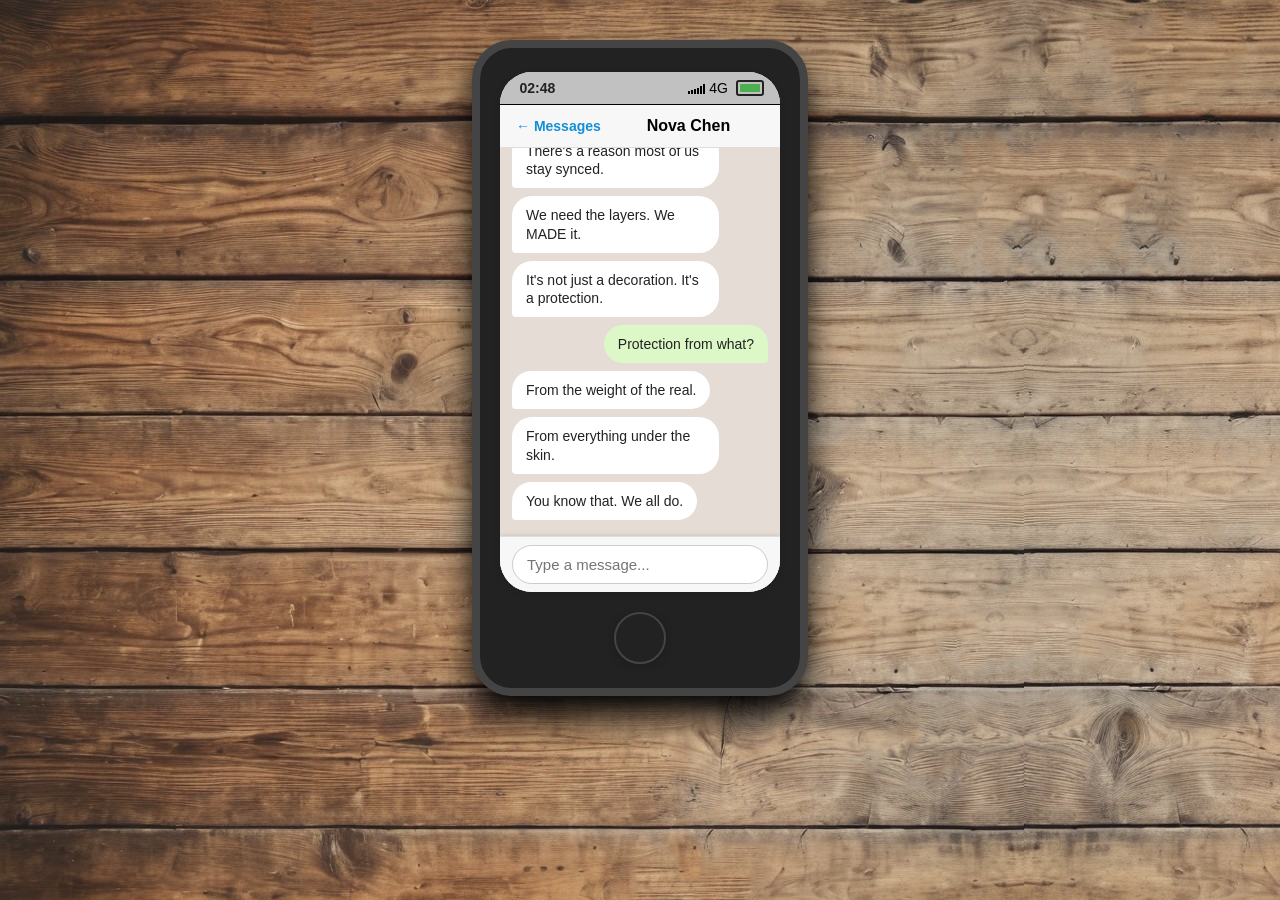
<file: apps/messages/chat1.html>
<html>

<head>
    <meta charset="UTF-8" name="viewport" content="width=device-width, initial-scale=1.0">

    <title>Chat</title>
    <link rel="stylesheet" type="text/css" href="/style.css">
    <script src="/java.js" defer></script>
</head>

<body class="web-bg">
<div class="phone-container roboto-font">
    <div class="phone">
        <div class="phone-screen">
            <div class="phone-status-bar">
                <span class="time"></span> 
                <span class="signal"><img src="/images/signalbar.png"></span>
                <span class="signal4g">4G</span>
                <span class="battery"></span></span>
            </div>
            <!--START OF PHONE SCREEN-->
            <div class="phone-content chat-page">
              <div class="chat-header">
                <a href="/apps/messages.html" class="back-button">← Messages</a>
                <div class="chat-title">Nova Chen</div>
              </div>
    
              <div class="chat-messages" id="chatMessages">
                <!-- START OF MESSAGES -->
                <div class="message received">
                  You know that. We all do.
                </div>
                <div class="message received">
                  From everything under the skin.
                </div>
                <div class="message received">
                  From the weight of the real.
                </div>
    
                <div class="message sent">
                Protection from what?
                </div>

                <div class="message received">
                It's not just a decoration. It's a protection.
                </div>
                <div class="message received">
                We need the layers. We MADE it.
                </div>
                <div class="message received">
                There's a reason most of us stay synced.
                </div>
                <div class="message received">
                Please.
                </div>
                <div class="message received">
                I don't want you to go weird.
                </div>
                <div class="message received">
                Lana
                </div>
                <div class="message-time">26/06/59 10:13 AM</div>
<br><br>
                <div class="message sent">
                  you'd be surprised what you can hear when the overlays stop talking.
                  </div>
                  <div class="message sent">
                  or maybe i am just listening harder lately.
                  </div>
                  <div class="message sent">
                  maybe
                  </div>

                  <div class="message received">
                 Is this a new concept layer that you have been working on?
                  </div>
                  <div class="message received">
                 Ok now you are being abit spooky Lan.
                  </div>

                  <div class="message sent">
                  like.. maybe it never was yours.
                  </div>
                  <div class="message sent">
                  you ever feel like your reflection is just a stranger?
                  </div>
                  <div class="message sent">
                  hey nova
                  </div>
                  <div class="message-time">26/06/59 6:37 PM</div>
                  <br><br>
                  <div class="message received">
                 You are being weird.
                  </div>
                  <div class="message received">
                 Aesthetic? or something else...
                  </div>

                  <div class="message sent">
                  Totally intentional tho lol
                  </div>
                  <div class="message sent">
                    Post-deco.. Anti glow.
                  </div>
                  <div class="message sent">
                  Yeah I said I was testing a flatline aesthetic.
                  </div>
                  <div class="message sent">
                  oh
                  </div>

                  <div class="message received">
                 You looked like.. super minimal on that morning call?
                  </div>
                  <div class="message received">
                 did you desync your glam filters?
                  </div>
                  <div class="message received">
                 hey, weird q
                  </div>
                  <div class="message-time">26/06/59 9:41 AM</div>
                  <br><br>

                  <div class="message sent">
                    Something you could see without the layers.
                    </div>
                  <div class="message sent">
                    This is just outside Nova.
                    </div>
                  <div class="message sent">
                    No.
                    </div>
                    <div class="message received">
                      Ooh nice, you make that one?
                       </div>

                       <div class="message sent">
                        <video src="/videos/river.mov" class="message-video" controls></video>
                      </div>



                    <div class="message received">
                      Oh you love keeping me on the edge of my seat don't you?
                       </div>
                  <div class="message sent">
                    Wanna see?
                    </div>
                    <div class="message received">
                      Yeah what is it?
                       </div>
                  <div class="message sent">
                 I found something this morning.
                    </div>
                    <div class="message received">
                      yo
                       </div>
                  <div class="message sent">
                    hey nova
                    </div>
                  <div class="message-time">26/06/59 7:31 AM</div>
                  <br><br>

                  <div class="message sent">
                  and i am kinda liking it?
                  </div>
                  <div class="message sent">
                  just thinking abit slower than usual
                  </div>
                  <div class="message sent">
                  yeah.
                  </div>

                  <div class="message received">
                 Are you okay?
                  </div>
                  <div class="message received">
                 okay that was deep.
                  </div>
                  <div class="message received">
                 ...
                  </div>

                  <div class="message sent">
                    but you can leave it whenever you want
                  </div>
                  <div class="message sent">
                  yeah.
                  </div>

                  <div class="message received">
                 very avant-garde
                  </div>
                  <div class="message received">
                 It was just a digital filter with a snail in it.
                  </div>
                  <div class="message received">
                 I literally paid for a "boredom destroyer loop" last week.
                  </div>
                  <div class="message received">
                 Girl
                  </div>

                  <div class="message sent">
                  We dont really feel that anymore, do we?
                  </div>
                  <div class="message sent">
                  Even wonder, boredom... Stillness?
                  </div>
                  <div class="message sent">
                  I am just wondering if we've outsourced too much.
                  </div>
                  <div class="message sent">
                  I'm not questioning it..
                  </div>

                  <div class="message received">
                 you designed like 4 of my favourite street shaders.
                  </div>
                  <div class="message received">
                 Its given us everything. fashion. access. expression.
                  </div>
                  <div class="message received">
                 Like not in a real way..
                  </div>
                  <div class="message received">
                 You're not seriously questioning luma, right???
                  </div>
                  <div class="message-time">25/06/59 11:53 PM</div>
                  <br><br>

                  <div class="message received">
                 forbidden thoughts in the glass castle hey
                  </div>
                  <div class="message received">
                 yeah but thats what makes it spicy o-o
                  </div>
                  <div class="message sent">
                  Come on. I work for Luma. You know that.
                  </div>
                  <div class="message sent">
                  I'm not.
                  </div>
                  <div class="message received">
                 0.0
                  </div>
                  <div class="message received">
                 ... you sound abit like an Unseen
                  </div>

                  <div class="message sent">
                  like the air was heavier. or maybe i could actually feel my breath for the first time.
                  </div>
                  <div class="message sent">
                  but something about it stuck.
                  </div>
                  <div class="message sent">
                  maybe?
                  </div>

                  <div class="message received">
                 oh god you are gonna write a manifesto now aren't you?
                  </div>
                  <div class="message received">
                 but kinda poetic?
                  </div>
                  <div class="message received">
                 weird
                  </div>

                  <div class="message sent">
                  like, real quiet. the kind you hear inside your bones.
                  </div>
                  <div class="message sent">
                  it was so quiet Nova.
                  </div>
                  <div class="message sent">
                  But like..
                  </div>
                  <div class="message sent">
                  They bought it, I think.
                  </div>
                  <div class="message sent">
                  Only when I said i could see "aesthetic fog" :E
                  </div>

                  <div class="message received">
                 did people look at you weird?
                  </div>
                  <div class="message received">
                 thats so brutalist-core
                  </div>
                  <div class="message received">
                 a layerless brunch?
                  </div>
                  <div class="message received">
                yikes
                  </div>
                  <div class="message received">
                 ohhhhhhhhhhhhh
                  </div>

                  <div class="message sent">
                  had some syncing issues yesterday. Got caught in a cafe with zero signal.
                  </div>
                  <div class="message sent">
                  I just..
                  </div>
                  <div class="message sent">
                  No D:
                  </div>

                  <div class="message received">
                 is this one of those "cleanse your mind" things influencers are trying?
                  </div>
                  <div class="message received">
                 are you doing a no-layer challenge?
                  </div>
                  <div class="message received">
                 ... you mean like, no filters?
                  </div>
                  <div class="message received">
                 .. okay wait.
                  </div>

                  <div class="message sent">
                  but like... would it really be that bad?
                  </div>
                  <div class="message sent">
                  lol
                  </div>

                  <div class="message received">
                 I'd have to wear... real pants... XD
                  </div>
                  <div class="message received">
                 Genuinely
                  </div>
                  <div class="message received">
                 I think id go feral without my fashion overlays
                  </div>
                  <div class="message received">
                 like walking around without clothes but noone knows.
                  </div>

                  <div class="message sent">
                 yeah
                  </div>

                  <div class="message received">
                 Exposed maybe?
                  </div>
                  <div class="message received">
                 Naked?
                  </div>
                  <div class="message received">
                 Weird.
                  </div>
                  <div class="message received">
                 hmmmmmm
                  </div>

                  <div class="message sent">
                 Like if the layer shut off for 10 mins? what would it feel like?
                  </div>
                  <div class="message sent">
                 More like.. curiosity?
                  </div>
                  <div class="message sent">
                 No no no. Not like that.
                  </div>
                  <div class="message received">
                 Are you watching those conspiracy videos at midnight again?
                  </div>
                  <div class="message received">
                 That is the most podcaster thing you have ever texted me.
                  </div>
                  <div class="message received">
                 Lana.
                  </div>

                  <div class="message sent">
                 What we're actually in.
                  </div>
                  <div class="message sent">
                 Like the layer. What we're standing on.
                  </div>
                  <div class="message sent">
                 think about what's underneath all of this?
                  </div>
                  <div class="message sent">
                 like..
                  </div>
                  <div class="message sent">
                 Hey, do you ever...
                  </div>
                  <div class="message-time">24/06/59 9:12 PM</div>
<br><br>
              </div>
                  <!--END OF MESSAGES-->

                  
  <div class="chat-input">
    <input type="text" placeholder="Type a message..." id="messageInput">
  </div>

            </div>
            <!--END OF PHONE SCREEN-->
        </div>
        <a href="/index.html"><div class="phone-home-button"></div></a>
    </div>
</div>
</body>

</html>
</file>
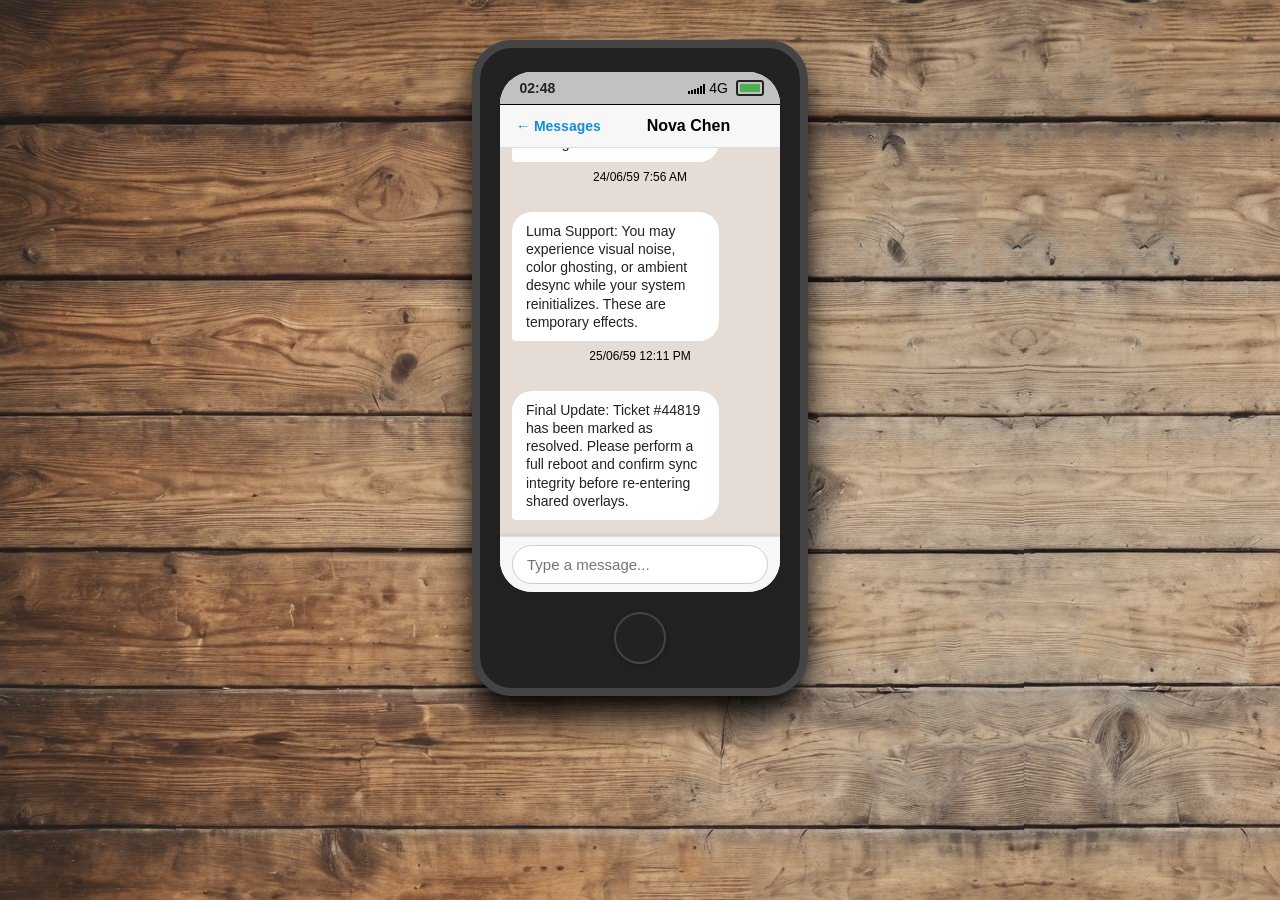
<file: apps/messages/chat2.html>
<html>

<head>
    <meta charset="UTF-8" name="viewport" content="width=device-width, initial-scale=1.0">

    <title>Settings</title>
    <link rel="stylesheet" type="text/css" href="/style.css">
    <script src="/java.js" defer></script>
</head>

<body class="web-bg">
<div class="phone-container roboto-font">
    <div class="phone">
        <div class="phone-screen">
            <div class="phone-status-bar">
                <span class="time"></span> 
                <span class="signal"><img src="/images/signalbar.png"></span>
                <span class="signal4g">4G</span>
                <span class="battery"></span></span>
            </div>
            <!--START OF PHONE SCREEN-->
            <div class="phone-content chat-page">
              <div class="chat-header">
                <a href="/apps/messages.html" class="back-button">← Messages</a>
                <div class="chat-title">Nova Chen</div>
              </div>
    
              <div class="chat-messages" id="chatMessages">
                <!-- START OF MESSAGES -->
                <div class="message received">
                  Final Update: Ticket #44819 has been marked as resolved. Please perform a full reboot and confirm sync integrity before re-entering shared overlays.
                </div>
                <div class="message-time">25/06/59 12:11 PM</div>
                
                <div class="message received">
                  Luma Support: You may experience visual noise, color ghosting, or ambient desync while your system reinitializes. These are temporary effects.
                </div>
                <div class="message-time">24/06/59 7:56 AM</div>
                
                <div class="message received">
                  Diagnostic Notice: Your device completed a partial sync with backup LumaCloud environments. Several visual assets may appear degraded or misaligned.
                </div>
                <div class="message-time">23/06/59 9:03 PM</div>
                
                <div class="message received">
                  Luma Support: Ticket #44819 has been escalated to Tier 2. Estimated resolution window is 6–12 hours depending on environmental stability.
                </div>
                <div class="message-time">23/06/59 1:39 PM</div>
                
                <div class="message received">
                  Status: Manual override attempts were logged at 06:14 UTC. If this was not initiated by you, please contact Luma SecureLine immediately.
                </div>
                <div class="message-time">23/06/59 8:22 AM</div>
                
                <div class="message received">
                  Update: Sync latency detected in nodes LGX-9421-A5C and LGX-9421-A5D. This may affect AR rendering fidelity in mixed-reality overlays.
                </div>
                <div class="message-time">22/06/59 4:47 PM</div>
                
                <div class="message received">
                  Luma Support: Your ticket #44819 regarding “incomplete sync across layered environments” has been received. Our engineers are reviewing your sync logs.
                </div>
                <div class="message-time">22/06/59 10:04 AM</div>
                
                <br><br>
                
              </div>
                  <!--END OF MESSAGES-->




  <div class="chat-input">
    <input type="text" placeholder="Type a message..." id="messageInput">
  </div>

            </div>
            <!--END OF PHONE SCREEN-->
        </div>
        <a href="/index.html"><div class="phone-home-button"></div></a>
    </div>
</div>
</body>

</html>
</file>
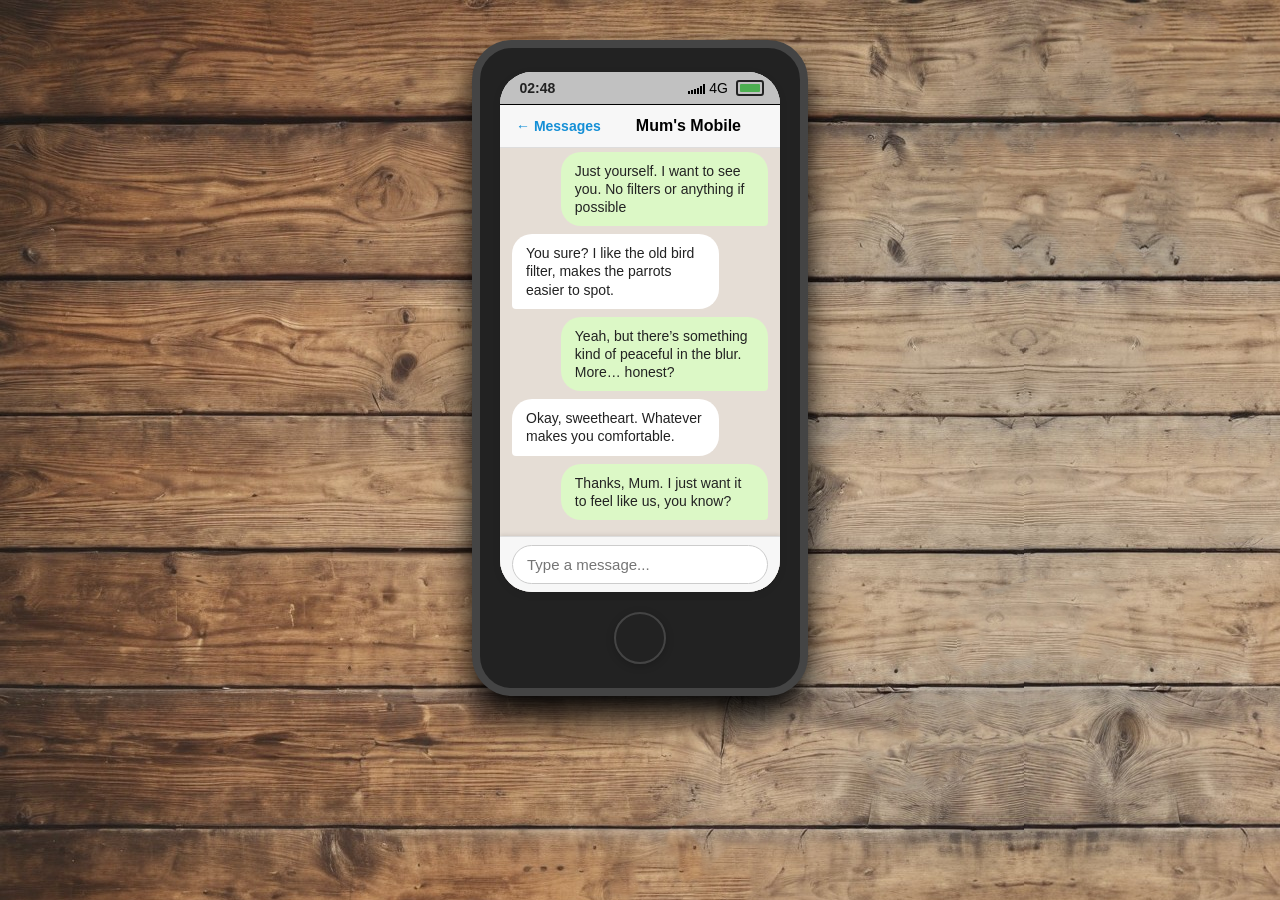
<file: apps/messages/chat3.html>
<html>

<head>
    <meta charset="UTF-8" name="viewport" content="width=device-width, initial-scale=1.0">

    <title>Settings</title>
    <link rel="stylesheet" type="text/css" href="/style.css">
    <script src="/java.js" defer></script>
</head>

<body class="web-bg">
<div class="phone-container roboto-font">
    <div class="phone">
        <div class="phone-screen">
            <div class="phone-status-bar">
                <span class="time"></span> 
                <span class="signal"><img src="/images/signalbar.png"></span>
                <span class="signal4g">4G</span>
                <span class="battery"></span></span>
            </div>
            <!--START OF PHONE SCREEN-->
            <div class="phone-content chat-page">
              <div class="chat-header">
                <a href="/apps/messages.html" class="back-button">← Messages</a>
                <div class="chat-title">Mum's Mobile</div>
              </div>
    
              <div class="chat-messages" id="chatMessages">
                <!-- START OF MESSAGES -->
                <div class="message sent">
                  Thanks, Mum. I just want it to feel like us, you know?
                </div>
                <div class="message received">
                  Okay, sweetheart. Whatever makes you comfortable.
                </div>
                <div class="message sent">
                  Yeah, but there’s something kind of peaceful in the blur. More… honest?
                </div>
                <div class="message received">
                  You sure? I like the old bird filter, makes the parrots easier to spot.
                </div>
                <div class="message sent">
                  Just yourself. I want to see you. No filters or anything if possible
                </div>
                <div class="message received">
                  Great :) Want me to bring anything?
                </div>
                <div class="message sent">
                  Yeah, that sounds really nice actually.
                </div>
                <div class="message received">
                  Are you still good for Sunday? Thought we could walk the gardens if it's clear.
                </div>
                <div class="message-time">24/06/59 6:12 PM</div>
                <br><br>
              </div>
                  <!--END OF MESSAGES-->
                  
  <div class="chat-input">
    <input type="text" placeholder="Type a message..." id="messageInput">
  </div>

            </div>
            <!--END OF PHONE SCREEN-->
        </div>
        <a href="/index.html"><div class="phone-home-button"></div></a>
    </div>
</div>
</body>

</html>
</file>
<file: style.css>
.roboto-font {
    font-family: 'Roboto', Arial, Helvetica, sans-serif;
}

.web-bg {
    background-image: url('images/tabletop.png');
}
/*-------------------------------------------------------------------------------------------------------------------------------------------------------------*/
/*-------------------------------------------------------------------------------------------------------------------------------------------------------------*/
/*-------------------------------------------------------------------------------------------------------------------------------------------------------------*/
/*-------------------------------------------------------------------------------------------------------------------------------------------------------------*/
/*-------------------------------------------------------------------------------------------------------------------------------------------------------------*/
/*-------------------------------------------------------------------------------------------------------------------------------------------------------------*/
/*-------------------------------------------------------------------------------------------------------------------------------------------------------------*/
/*-------------------------------------------------------------------------------------------------------------------------------------------------------------*/
/* Overall Phone CSS */

.phone {
    width: 320px;
    height: 640px;
    background: #222;
    border-radius: 40px;
    box-shadow: 0 20px 34px #000000;
    position: relative;
    margin: 40px auto;
    border: 8px solid #444;
    display: flex;
    flex-direction: column;
    align-items: center;
}

.phone-screen {
    width: 280px;
    height: 520px;
    background: #fff;
    border-radius: 32px;
    margin-top: 24px;
    box-shadow: 0 2px 8px hsla(0, 0%, 0%, 0.08);
    overflow: hidden;
    position: relative;
    display: flex;
    flex-direction: column;
}

.phone-status-bar {
    height: 32px;
    background: #c1c1c1;
    display: flex;
    align-items: center;
    justify-content: flex-end;
    padding: 0 16px;
    font-size: 14px;
    border-bottom: 1px solid #000000;
}

.time {
    color: #222;
    font-weight: bold;
    margin-right: 130px;
}

.signal {
    width: 24px;
    height: 16px;
    margin-right: 0px;
    display: inline-block;
}

.battery {
    width: 24px;
    height: 12px;
    border: 2px solid #222;
    border-radius: 3px;
    position: relative;
    margin-left: 8px;
    display: inline-block;
}

.battery::before {
    content: '';
    position: absolute;
    left: 2px;
    top: 2px;
    width: 19.5px;
    height: 8px;
    background: #4caf50;
    border-radius: 1px;
}

.phone-content {
    z-index: 0;
    flex: 1;
    padding: 0px 0px;
    background: linear-gradient(180deg, #148fd6 0%, #57c226 100%);
    overflow-y: auto;
}
/*-------------------------------------------------------------------------------------------------------------------------------------------------------------*/
/*-------------------------------------------------------------------------------------------------------------------------------------------------------------*/
/*-------------------------------------------------------------------------------------------------------------------------------------------------------------*/
/*-------------------------------------------------------------------------------------------------------------------------------------------------------------*/
/*-------------------------------------------------------------------------------------------------------------------------------------------------------------*/
/*-------------------------------------------------------------------------------------------------------------------------------------------------------------*/
/*-------------------------------------------------------------------------------------------------------------------------------------------------------------*/
/*-------------------------------------------------------------------------------------------------------------------------------------------------------------*/
/*-------------------------------------------------------------------------------------------------------------------------------------------------------------*/
/* Main Page CSS */

.app-grid {
    display: flex;
    flex-direction: column;
    gap: 6px;
    margin-top: 12px;
}

.app-row {
    display: flex;
    flex-direction: row;
    gap: 18px;
    justify-content: center;
}

.text-row {
    display: flex;
    flex-direction: row;
    gap: 18px;
    justify-content: center;
    margin-bottom: 12px;
}



.text {
    font-size: 8px;
    color: #000000;
    width: 48px;
    height: 0px;
    display: flex;
    align-items: center;
    justify-content: center;
    outline: none;
}
.text-empty {
opacity: 0;
}

.app-row-bottom {
    background: #f0f0f0;
    border-radius: 8px;
    padding: 8px 0;
    box-shadow: 0 2px 6px #00000014;
}

/*-------------------------------------------------------------------------------------------------------------------------------------------------------------*/
/*-------------------------------------------------------------------------------------------------------------------------------------------------------------*/
/*-------------------------------------------------------------------------------------------------------------------------------------------------------------*/
/*-------------------------------------------------------------------------------------------------------------------------------------------------------------*/
/*-------------------------------------------------------------------------------------------------------------------------------------------------------------*/
/*-------------------------------------------------------------------------------------------------------------------------------------------------------------*/
/*-------------------------------------------------------------------------------------------------------------------------------------------------------------*/
/*-------------------------------------------------------------------------------------------------------------------------------------------------------------*/
/* App Icon CSS */
.app {
    width: 48px;
    height: 48px;
    background: #e3e3e3;
    border-radius: 6px;
    display: flex;
    align-items: center;
    justify-content: center;
    box-shadow: 0 1px 4px #0000001a;
    cursor: pointer;
    transition: background 0.2s, box-shadow 0.2s;
    outline: none;
}

.app-empty {
    width: 48px;
    height: 48px;
    background: #00000000;
    border-radius: 12px;
    display: flex;
    align-items: center;
    justify-content: center;
    outline: none;
}

.app:focus, .app:hover {
    background: #d1eaff;
    box-shadow: 0 2px 8px #0000009a;
}

.app img, .app svg {
    width: 32px;
    height: 32px;
    object-fit: contain;
    pointer-events: none;
}

.phone-home-button {
    width: 48px;
    height: 48px;
    background: #222;
    border-radius: 50%;
    position: absolute;
    bottom: 24px;
    left: 50%;
    transform: translateX(-50%);
    box-shadow: 0 2px 8px rgba(0,0,0,0.2);
    border: 2px solid #444;
}

/*-------------------------------------------------------------------------------------------------------------------------------------------------------------*/
/*-------------------------------------------------------------------------------------------------------------------------------------------------------------*/
/*-------------------------------------------------------------------------------------------------------------------------------------------------------------*/
/*-------------------------------------------------------------------------------------------------------------------------------------------------------------*/
/*-------------------------------------------------------------------------------------------------------------------------------------------------------------*/
/*-------------------------------------------------------------------------------------------------------------------------------------------------------------*/
/*-------------------------------------------------------------------------------------------------------------------------------------------------------------*/
/*-------------------------------------------------------------------------------------------------------------------------------------------------------------*/
/*-------------------------------------------------------------------------------------------------------------------------------------------------------------*/
/*-------------------------------------------------------------------------------------------------------------------------------------------------------------*/
/* Settings Page CSS */

.settings-content {
    background: #f2f2f7;
    padding: 12px 0;
    overflow-y: auto;
    font-size: 14px;
    color: #000;
}

.settings-section {
    background: #ffffff;
    margin-bottom: 16px;
    border-radius: 12px;
    overflow: hidden;
    box-shadow: 0 1px 3px rgba(0,0,0,0.1);
}

.settings-item {
    padding: 14px 16px;
    border-bottom: 1px solid #e0e0e0;
    cursor: pointer;
    transition: background 0.2s;
}

.settings-item:last-child {
    border-bottom: none;
}

.settings-item:hover {
    background: #f0f0f5;
}

.settings-user-header {
    display: flex;
    align-items: center;
    background: #ffffff;
    padding: 16px;
    border-radius: 12px;
    margin: 12px 16px;
    box-shadow: 0 1px 4px rgba(0, 0, 0, 0.08);
    gap: 12px;
}

.user-avatar {
    width: 56px;
    height: 56px;
    border-radius: 50%;
    overflow: hidden;
    background: #d0d0d0;
    flex-shrink: 0;
}

.user-avatar img {
    width: 100%;
    height: 100%;
    object-fit: cover;
}

.user-info {
    display: flex;
    flex-direction: column;
    justify-content: center;
}

.user-name {
    font-weight: 600;
    font-size: 16px;
    color: #000;
}

.user-device {
    font-size: 13px;
    color: #666;
    margin-top: 2px;
}

.user-serial {
    font-size: 12px;
    color: #888;
    margin-top: 2px;
}

/*-------------------------------------------------------------------------------------------------------------------------------------------------------------*/
/*-------------------------------------------------------------------------------------------------------------------------------------------------------------*/
/*-------------------------------------------------------------------------------------------------------------------------------------------------------------*/
/*-------------------------------------------------------------------------------------------------------------------------------------------------------------*/
/*-------------------------------------------------------------------------------------------------------------------------------------------------------------*/
/*-------------------------------------------------------------------------------------------------------------------------------------------------------------*/
/*-------------------------------------------------------------------------------------------------------------------------------------------------------------*/
/*-------------------------------------------------------------------------------------------------------------------------------------------------------------*/
/* Photo Album CSS */

.photo-album {
    padding: 16px;
    background: #f2f2f7;
    height: 100%;
    box-sizing: border-box;
    overflow-y: auto;
}

.photo-grid {
    display: grid;
    grid-template-columns: repeat(2, 1fr);
    gap: 12px;
}

.photo-thumb {
    width: 100%;
    border-radius: 8px;
    object-fit: cover;
    box-shadow: 0 1px 4px rgba(0,0,0,0.2);
    transition: transform 0.2s;
}

.photo-thumb:hover {
    transform: scale(1.2) ;
}

/*-------------------------------------------------------------------------------------------------------------------------------------------------------------*/
/*-------------------------------------------------------------------------------------------------------------------------------------------------------------*/
/*-------------------------------------------------------------------------------------------------------------------------------------------------------------*/
/*-------------------------------------------------------------------------------------------------------------------------------------------------------------*/
/*-------------------------------------------------------------------------------------------------------------------------------------------------------------*/
/*-------------------------------------------------------------------------------------------------------------------------------------------------------------*/
/*-------------------------------------------------------------------------------------------------------------------------------------------------------------*/
/*-------------------------------------------------------------------------------------------------------------------------------------------------------------*/
/*-------------------------------------------------------------------------------------------------------------------------------------------------------------*/
/* Spotify Failed to Load Page */

.spotify-app {
    background: #121212;
    color: #ffffff;
    height: 100%;
    display: flex;
    flex-direction: column;
    align-items: center;
    justify-content: center;
    gap: 24px;
    padding: 0px;
    text-align: center;
    font-size: 14px;
}

.spotify-logo img {
    width: 64px;
    height: 64px;
    filter: brightness(0) invert(1);
}

.loading-text {
    font-size: 14px;
    color: #aaa;
}

.spinner {
    width: 24px;
    height: 24px;
    border: 3px solid rgba(255, 255, 255, 0.2);
    border-top-color: #1db954;
    border-radius: 50%;
    animation: spin 1s linear infinite;
}

@keyframes spin {
    to {
        transform: rotate(360deg);
    }
}

.error-text {
    color: #ff4444;
    font-size: 14px;
    max-width: 220px;
}

/*-------------------------------------------------------------------------------------------------------------------------------------------------------------*/
/*-------------------------------------------------------------------------------------------------------------------------------------------------------------*/
/*-------------------------------------------------------------------------------------------------------------------------------------------------------------*/
/*-------------------------------------------------------------------------------------------------------------------------------------------------------------*/
/*-------------------------------------------------------------------------------------------------------------------------------------------------------------*/
/*-------------------------------------------------------------------------------------------------------------------------------------------------------------*/
/*-------------------------------------------------------------------------------------------------------------------------------------------------------------*/
/*-------------------------------------------------------------------------------------------------------------------------------------------------------------*/
/*-------------------------------------------------------------------------------------------------------------------------------------------------------------*/
/* Email App CSS */
.email-app {
    background: #ffffff;
    padding: 0;
    display: flex;
    flex-direction: column;
    height: 100%;
    overflow: hidden;
}

.email-header {
    padding: 12px 16px;
    border-bottom: 1px solid #e0e0e0;
    background: #f7f7f7;
    font-size: 13px;
    color: #555;
    font-weight: bold;
}

.email-list {
    flex: 1;
    overflow-y: auto;
}

.email-item {
    display: flex;
    flex-direction: column;
    padding: 12px 16px;
    border-bottom: 1px solid #eaeaea;
    text-decoration: none;
    color: #000000;
    background: #ffffff;
    transition: background 0.2s;
}

.email-item:hover {
    background: #f0f0f0;
}

.email-sender {
    font-weight: 600;
    font-size: 14px;
}

.email-subject {
    font-size: 13px;
    color: #555;
    margin-top: 2px;
}

.email-date-time {
    font-size: 11px;
    color: #555;
    margin-top: 2px;
}

/*-------------------------------------------------------------------------------------------------------------------------------------------------------------*/
/*-------------------------------------------------------------------------------------------------------------------------------------------------------------*/
/* Email detail App CSS */
.email-detail {
    display: flex;
    flex-direction: column;
    height: 100%;
    background: #ffffff;
    overflow: hidden;
}

.email-detail-header {
    padding: 12px 16px;
    background: #f7f7f7;
    border-bottom: 1px solid #ddd;
    display: flex;
    flex-direction: column;
    gap: 6px;
    font-size: 13px;
    color: #333;
}

.email-back {
    align-self: flex-end;
    font-size: 13px;
    font-weight: 500;
}

.email-back a {
    text-decoration: none;
    color: #148fd6;
}

.email-back a:hover {
    text-decoration: underline;
}

.email-body {
    flex: 1;
    overflow-y: auto;
    padding: 16px;
    font-size: 14px;
    color: #222;
    line-height: 1.5;
}

/*-------------------------------------------------------------------------------------------------------------------------------------------------------------*/
/*-------------------------------------------------------------------------------------------------------------------------------------------------------------*/
/*-------------------------------------------------------------------------------------------------------------------------------------------------------------*/
/*-------------------------------------------------------------------------------------------------------------------------------------------------------------*/
/*-------------------------------------------------------------------------------------------------------------------------------------------------------------*/
/*-------------------------------------------------------------------------------------------------------------------------------------------------------------*/
/*-------------------------------------------------------------------------------------------------------------------------------------------------------------*/
/* Diary App CSS */
.diary-page {
    background-color: #fdfaf2;
    background-image: repeating-linear-gradient(to bottom, #fdfaf2 0px, #fdfaf2 22px, #d8d8d8 23px);
    padding: 24px 16px;
    font-family: 'Roboto', serif;
    color: #333;
    overflow-y: auto;
    line-height: 22px;
}

.diary-header {
    text-align: center;
    font-weight: bold;
    font-size: 16px;
    margin-bottom: 16px;
    border-bottom: 1px dashed #aaa;
    padding-bottom: 4px;
}

.diary-lines p {
    margin: 0 0 22px 0;
    white-space: pre-wrap;
}

/*-------------------------------------------------------------------------------------------------------------------------------------------------------------*/
/*-------------------------------------------------------------------------------------------------------------------------------------------------------------*/
/*-------------------------------------------------------------------------------------------------------------------------------------------------------------*/
/*-------------------------------------------------------------------------------------------------------------------------------------------------------------*/
/*-------------------------------------------------------------------------------------------------------------------------------------------------------------*/
/*-------------------------------------------------------------------------------------------------------------------------------------------------------------*/
/*-------------------------------------------------------------------------------------------------------------------------------------------------------------*/
/* Phone Call CSS */
.phone-app {
    background: #ffffff;
    height: 100%;
    display: flex;
    flex-direction: column;
    overflow: hidden;
    padding: 0;
  }
  
  .phone-header {
    background: #f7f7f7;
    padding: 14px 16px;
    font-size: 16px;
    font-weight: 600;
    border-bottom: 1px solid #ddd;
    color: #222;
  }
  
  .call-list {
    flex: 1;
    overflow-y: auto;
    padding: 8px 0;
  }
  
  .call-item {
    display: flex;
    align-items: center;
    padding: 12px 16px;
    border-bottom: 1px solid #eee;
    cursor: default;
    transition: background-color 0.2s;
  }
  
  .call-item:hover {
    background: #f0f0f0;
  }
  
  .call-icon {
    font-size: 20px;
    width: 32px;
    text-align: center;
    margin-right: 12px;
    user-select: none;
  }
  
  .call-icon.incoming {
    color: #4caf50; /* green */
  }
  
  .call-icon.outgoing {
    color: #2196f3; /* blue */
  }
  
  .call-icon.missed {
    color: #f44336; /* red */
  }
  
  .call-info {
    flex: 1;
    display: flex;
    flex-direction: column;
  }
  
  .call-name {
    font-weight: 600;
    font-size: 14px;
    color: #222;
  }
  
  .call-time {
    font-size: 12px;
    color: #666;
    margin-top: 2px;
  }
/*-------------------------------------------------------------------------------------------------------------------------------------------------------------*/
/*-------------------------------------------------------------------------------------------------------------------------------------------------------------*/
/*-------------------------------------------------------------------------------------------------------------------------------------------------------------*/
/*-------------------------------------------------------------------------------------------------------------------------------------------------------------*/
/*-------------------------------------------------------------------------------------------------------------------------------------------------------------*/
/*-------------------------------------------------------------------------------------------------------------------------------------------------------------*/
/*-------------------------------------------------------------------------------------------------------------------------------------------------------------*/
  /* Messages List App CSS */
.messages-list {
    background: #fff;
    height: 100%;
    display: flex;
    flex-direction: column;
    overflow: hidden;
    padding: 0;
  }
  
  .messages-header {
    padding: 14px 16px;
    font-weight: 700;
    font-size: 18px;
    border-bottom: 1px solid #ddd;
    color: #222;
  }
  
  .contact-item {
    display: flex;
    flex-direction: column;
    padding: 12px 16px;
    border-bottom: 1px solid #eee;
    text-decoration: none;
    color: #000;
    cursor: pointer;
    transition: background-color 0.2s;
  }
  
  .contact-item:hover {
    background-color: #f0f0f0;
  }
  
  .contact-name {
    font-weight: 600;
    font-size: 15px;
  }
  
  .last-message {
    font-size: 13px;
    color: #666;
    margin-top: 2px;
    white-space: nowrap;
    overflow: hidden;
    text-overflow: ellipsis;
  }
  
  /*-------------------------------------------------------------------------------------------------------------------------------------------------------------*/
  /*-------------------------------------------------------------------------------------------------------------------------------------------------------------*/
  /*-------------------------------------------------------------------------------------------------------------------------------------------------------------*/
  /*-------------------------------------------------------------------------------------------------------------------------------------------------------------*/
  /*-------------------------------------------------------------------------------------------------------------------------------------------------------------*/
  /*-------------------------------------------------------------------------------------------------------------------------------------------------------------*/
  /*-------------------------------------------------------------------------------------------------------------------------------------------------------------*/
  /*-------------------------------------------------------------------------------------------------------------------------------------------------------------*/
  /* Chat Page App CSS */
  .chat-page {
    background: #e5ddd5;
    height: 100%;
    display: flex;
    flex-direction: column;
    overflow: hidden;
    padding: 0;
    position: relative;
  }
  
  .chat-header {
    background: #f7f7f7;
    padding: 12px 16px;
    border-bottom: 1px solid #ddd;
    display: flex;
    align-items: center;
    gap: 12px;
    flex-shrink: 0;
  }
  
  .back-button {
    text-decoration: none;
    color: #148fd6;
    font-weight: 600;
    font-size: 14px;
    user-select: none;
  }
  
  .back-button:hover {
    text-decoration: underline;
  }
  
  .chat-title {
    font-weight: 700;
    font-size: 16px;
    flex-grow: 1;
    text-align: center;
    user-select: none;
  }
  
  .chat-messages {
    flex: 1;
    overflow-y: auto;
    padding: 16px 12px 72px;
    display: flex;
    flex-direction: column-reverse;
    gap: 8px;
    scroll-behavior: smooth;
    scroll-padding-bottom: 16px;
  }
  
  

  .message { 
    max-width: 70%;
    padding: 10px 14px;
    border-radius: 20px;
    font-size: 14px;
    line-height: 1.3;
    word-wrap: break-word;
  }
  
  .message.sent {
    align-self: flex-end;
    background: #dcf8c6; /* iMessage green */
    color: #222;
    border-bottom-right-radius: 4px;
  }
  
  .message.received { /* iMessage grey */
    align-self: flex-start;
    background: #ffffff;
    color: #222;
    border-bottom-left-radius: 4px;
  }
  .message-time {
    text-align: center;
    font-size: 12px;
    margin-bottom: 16px;
    padding-bottom: 4px;
}

.message-video {
    max-width: 100%;
    height: auto;
    border-radius: 6px;
    cursor: pointer;
    display: block;
  }

  /* Chat input at bottom of screen */
  .chat-input {
    display: flex;
    padding: 8px 12px;
    background: #f7f7f7;
    border-top: 1px solid #ddd;
    position: absolute;
    bottom: 0;
    left: 0;
    right: 0;;
    align-items: center;
    gap: 8px;
    box-shadow: 0 -1px 4px rgba(0,0,0,0.1);
    z-index: 20;
  }
  
  .chat-input input[type="text"] {
    flex: 1;
    padding: 10px 14px;
    font-size: 15px;
    border-radius: 20px;
    border: 1px solid #ccc;
    outline: none;
    transition: border-color 0.2s;
  }
  
  
  .chat-input input[type="text"]:focus {
    border-color: #148fd6;
    box-shadow: 0 0 5px rgba(20,143,214,0.5);
  }
  
/*-------------------------------------------------------------------------------------------------------------------------------------------------------------*/
/*-------------------------------------------------------------------------------------------------------------------------------------------------------------*/
/*-------------------------------------------------------------------------------------------------------------------------------------------------------------*/
/*-------------------------------------------------------------------------------------------------------------------------------------------------------------*/
/*-------------------------------------------------------------------------------------------------------------------------------------------------------------*/
/*-------------------------------------------------------------------------------------------------------------------------------------------------------------*/
/*-------------------------------------------------------------------------------------------------------------------------------------------------------------*/
/* Luma APP CSS */
.luma-status-page {
    background-color: #fff9db;
    background-image:
      repeating-linear-gradient(
        45deg,
        #fff9db
      );
    color: #4a4a4a;
    padding: 24px 20px;
    height: 100%;
    overflow-y: auto;
    font-size: 14px;
    line-height: 1.5;
    display: flex;
    flex-direction: column;
  }

  
  .luma-status-page h1 {
    font-weight: 700;
    font-size: 22px;
    margin-bottom: 16px;
    color: #b38f00;
    text-align: center;
  }
  
  .device-info p {
    margin: 6px 0;
    font-weight: 500;
  }
  
  .status.not-active {
    color: #d9534f;
    font-weight: 700;
    letter-spacing: 1px;
  }
  
  .error-codes {
    margin-top: 28px;
    flex-grow: 1;
  }
  
  .error-codes h2 {
    font-weight: 600;
    font-size: 18px;
    margin-bottom: 12px;
    color: #a07c00;
    text-align: center;
  }
  
  .error-codes ul {
    list-style: none;
    padding-left: 0;
  }
  
  .error-codes li {
    background: #fff4b8;
    border: 1px solid #e5d887;
    border-radius: 6px;
    margin-bottom: 8px;
    padding: 10px 14px;
    font-family: monospace, monospace;
    box-shadow: inset 0 1px 0 #fffde7;
    color: #735e00;
    user-select: text;
  }
</file>
